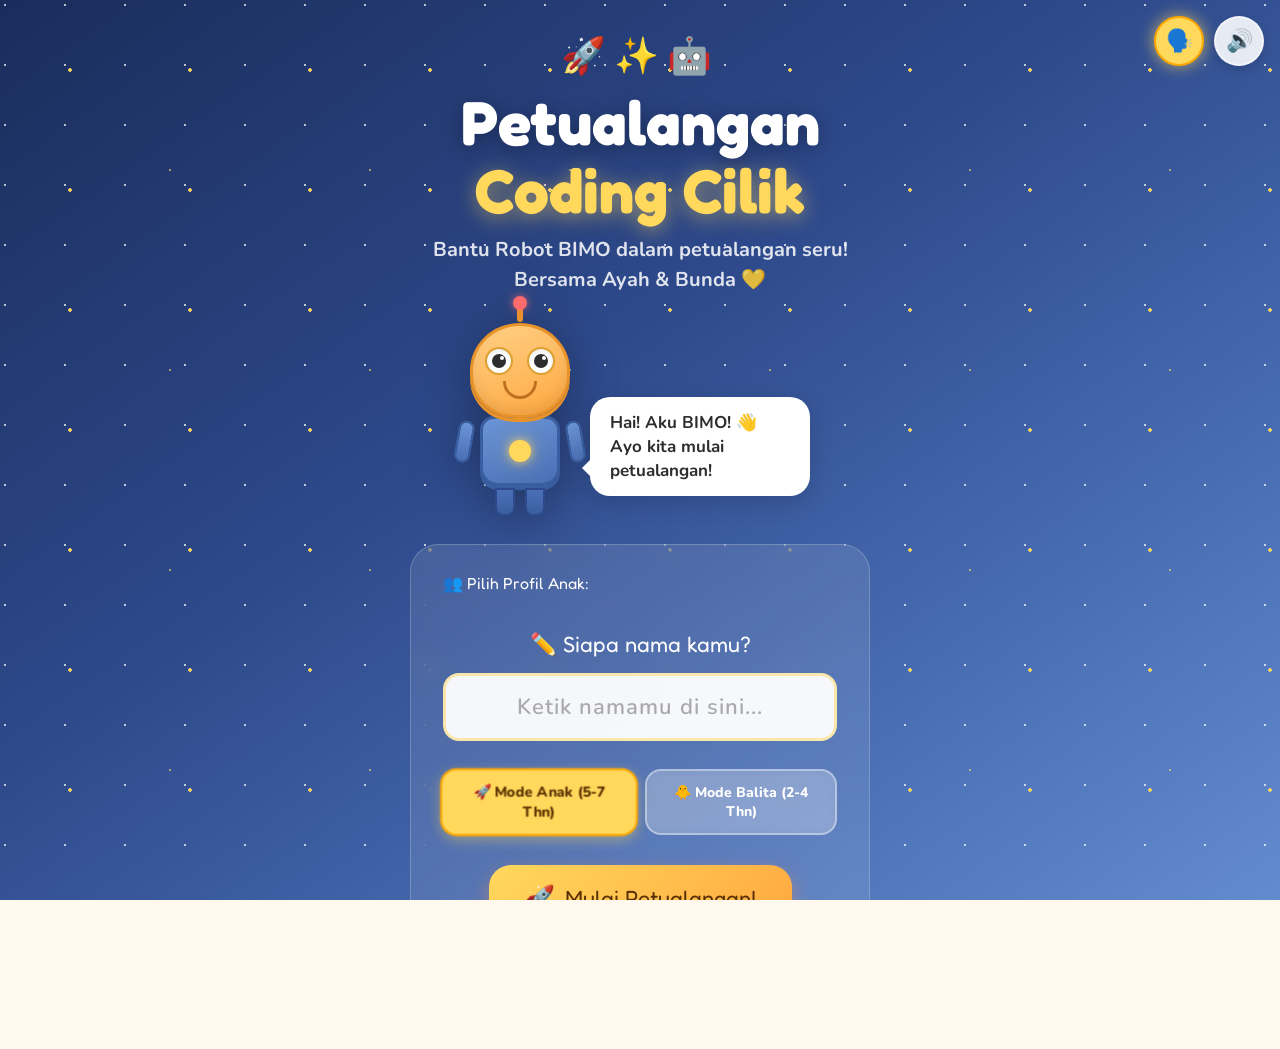
<file: index.html>
<!DOCTYPE html>
<html lang="id">
<head>
  <meta charset="UTF-8" />
  <meta http-equiv="refresh" content="0; url=./petualangan-coding-cilik/index.html" />
  <script>window.location.href = "./petualangan-coding-cilik/index.html";</script>
  <title>Petualangan Coding Cilik 🚀</title>
</head>
<body>
  <p>Mengalihkan ke <a href="./petualangan-coding-cilik/index.html">Petualangan Coding Cilik</a>...</p>
</body>
</html>
</file>
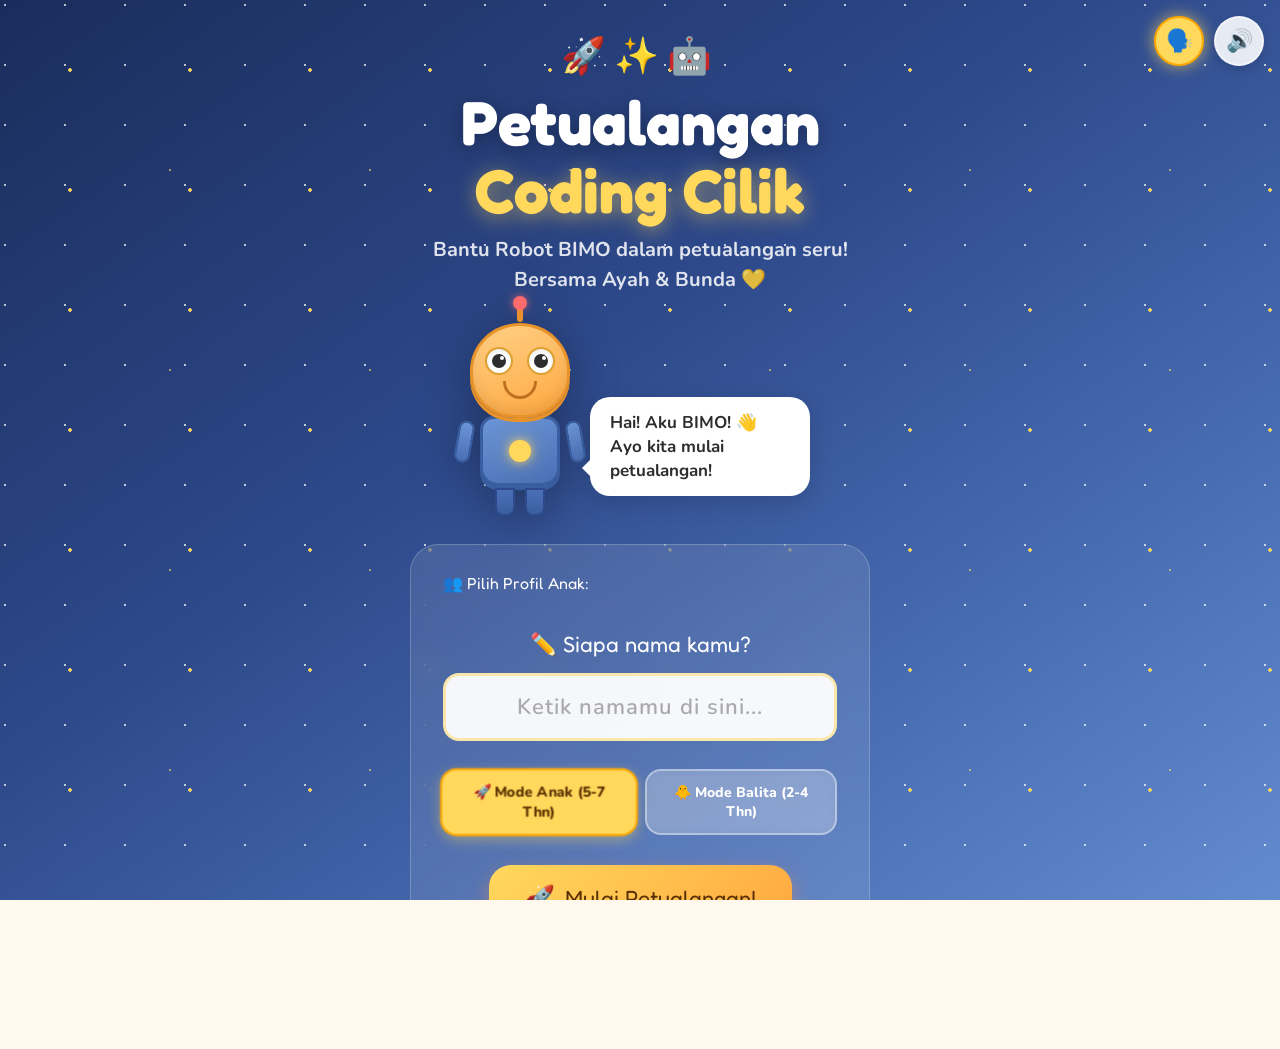
<file: petualangan-coding-cilik/index.html>
<!DOCTYPE html>
<html lang="id">
<head>
  <meta charset="UTF-8" />
  <meta name="viewport" content="width=device-width, initial-scale=1.0" />
  <title>Petualangan Coding Cilik 🚀 | Belajar Coding Bersama BIMO</title>
  <meta name="description" content="Petualangan Coding Cilik — belajar coding bersama Robot BIMO! Untuk anak usia 5-7 tahun. Menjelajahi perintah, kotak ajaib, tombol hewan, mesin senam, dan kereta pelangi!" />
  <link rel="preconnect" href="https://fonts.googleapis.com" />
  <link rel="preconnect" href="https://fonts.gstatic.com" crossorigin />
  <link href="https://fonts.googleapis.com/css2?family=Nunito:ital,wght@0,400;0,600;0,700;0,800;0,900;1,700&family=Fredoka+One&display=swap" rel="stylesheet" />
  <link rel="stylesheet" href="style.css" />
</head>
<body>
  <!-- TOP FIXED CONTROLS (MUTE & SPEECH) -->
  <div class="top-controls-bar">
    <button id="btn-speech" class="mute-btn speech-btn" onclick="toggleSpeech()" aria-label="Toggle Narasi Suara BIMO" title="Narasi Suara BIMO">🗣️</button>
    <button id="btn-mute" class="mute-btn" aria-label="Toggle sound" title="Suara">🔊</button>
  </div>

  <!-- SCREEN: WELCOME -->
  <div id="screen-welcome" class="screen active">
    <div class="welcome-world">
      <div class="stars-bg" aria-hidden="true"></div>
      <div class="welcome-content">
        <div class="welcome-title-block">
          <div class="title-emoji-row" aria-hidden="true">🚀✨🤖</div>
          <h1 class="welcome-title">Petualangan<br><span class="title-highlight">Coding Cilik</span></h1>
          <p class="welcome-subtitle">Bantu Robot BIMO dalam petualangan seru!<br>Bersama Ayah &amp; Bunda 💛</p>
        </div>
        <div class="bimo-welcome" aria-label="Robot BIMO menyapa kamu!">
          <div class="bimo-body bimo-bounce">
            <div class="bimo-head">
              <div class="bimo-antenna"></div>
              <div class="bimo-eyes">
                <div class="bimo-eye left-eye"><div class="bimo-pupil"></div></div>
                <div class="bimo-eye right-eye"><div class="bimo-pupil"></div></div>
              </div>
              <div class="bimo-mouth happy"></div>
            </div>
            <div class="bimo-torso">
              <div class="bimo-chest-light"></div>
            </div>
            <div class="bimo-arms">
              <div class="bimo-arm left-arm"></div>
              <div class="bimo-arm right-arm wave"></div>
            </div>
            <div class="bimo-legs">
              <div class="bimo-leg"></div>
              <div class="bimo-leg"></div>
            </div>
          </div>
          <div class="speech-bubble welcome-bubble">
            <p>Hai! Aku BIMO! 👋<br>Ayo kita mulai petualangan!</p>
          </div>
        </div>
        <div class="name-entry" id="name-entry-block">
          <div class="profile-selector-container" style="width:100%">
            <p class="profile-label" style="color:white;font-family:var(--font-display);font-size:16px;margin-bottom:8px">👥 Pilih Profil Anak:</p>
            <div id="profile-pills-row" class="profile-pills-row" style="display:flex;gap:8px;overflow-x:auto;width:100%;padding-bottom:4px">
              <!-- Profile pills injected by JS -->
            </div>
          </div>

          <p class="name-prompt" style="margin-top:10px">✏️ Siapa nama kamu?</p>
          <div class="name-input-row">
            <input type="text" id="child-name-input" placeholder="Ketik namamu di sini..." maxlength="20" autocomplete="off" aria-label="Nama anak" />
          </div>

          <div class="mode-selector-row" style="display:flex;gap:10px;width:100%;margin-top:12px">
            <button id="btn-mode-kids" class="mode-select-btn active" onclick="setAppMode('kids')">
              🚀 Mode Anak (5-7 Thn)
            </button>
            <button id="btn-mode-toddler" class="mode-select-btn" onclick="setAppMode('toddler')">
              🐥 Mode Balita (2-4 Thn)
            </button>
          </div>

          <button id="btn-start" class="cta-primary pulse-btn" style="margin-top:14px" onclick="startAdventure()">
            <span class="btn-icon">🚀</span> Mulai Petualangan!
          </button>
          <p class="parent-note">💛 <strong>Ayah &amp; Bunda:</strong> Pilih profil &amp; mode usia Si Kecil lalu klik tombol di atas!</p>
        </div>
      </div>
    </div>
  </div>

  <!-- SCREEN: TODDLER COMPUTING WORLD (2-4 Years) -->
  <div id="screen-toddler" class="screen">
    <div class="toddler-world">
      <div class="toddler-header">
        <button class="back-btn" onclick="showScreen('screen-welcome')" aria-label="Kembali">
          🏠 Beranda
        </button>
        <h2 class="toddler-title">🐥 Dunia Coding Balita (2-4 Thn)</h2>
        <div class="toddler-header-right" style="display:flex;gap:10px;align-items:center">
          <div class="map-stars-display">⭐ <span id="toddler-stars">0</span> Bintang</div>
          <button class="sticker-book-btn" onclick="openStickerBook()" aria-label="Buku Stiker BIMO">
            📖 Buku Stiker (<span id="toddler-sticker-count">0</span>)
          </button>
        </div>
      </div>

      <div class="toddler-curriculum-tabs">
        <button class="toddler-tab active" onclick="loadToddlerGame('seq')" id="ttab-seq">
          🚿 1. Urutan (Sequence)
        </button>
        <button class="toddler-tab" onclick="loadToddlerGame('decomp')" id="ttab-decomp">
          🚗 2. Dekomposisi
        </button>
        <button class="toddler-tab" onclick="loadToddlerGame('pattern')" id="ttab-pattern">
          🔴 3. Pola (Pattern)
        </button>
        <button class="toddler-tab" onclick="loadToddlerGame('sort')" id="ttab-sort">
          🍎 4. Pemilahan (Sorting)
        </button>
        <button class="toddler-tab" onclick="loadToddlerGame('logic')" id="ttab-logic">
          🐱 5. Logika (Cause-Effect)
        </button>
      </div>

      <div id="toddler-game-area" class="toddler-game-area">
        <!-- Interactive Toddler Minigame Injected Here -->
      </div>
    </div>
  </div>

  <!-- MODAL: BUKU STIKER DIGITAL BIMO -->
  <div id="modal-sticker-book" class="modal-overlay hidden" onclick="if(event.target===this)closeStickerBook()">
    <div class="modal-card sticker-modal-card">
      <div class="modal-header">
        <h3>📖 Buku Stiker Digital BIMO</h3>
        <div style="display:flex;gap:8px;align-items:center">
          <button class="cta-secondary" style="min-height:36px;padding:4px 12px;font-size:13px" onclick="exportStickerBookPNG()">📸 Simpan PNG</button>
          <button class="close-modal-btn" onclick="closeStickerBook()">✖</button>
        </div>
      </div>
      <p class="sticker-subtext">Kumpulkan 15 stiker komputasi ajaib dari setiap level balita! 🌟</p>
      <div id="sticker-grid" class="sticker-grid">
        <!-- Sticker items injected by JS -->
      </div>
    </div>
  </div>

  <!-- SCREEN: ADVENTURE MAP -->
  <div id="screen-map" class="screen">
    <div class="map-world">
      <div class="map-header">
        <div class="map-greeting">
          <span id="map-child-name" class="map-name"></span>
          <span class="map-stars-display">⭐ <span id="map-total-stars">0</span> bintang</span>
        </div>
        <h2 class="map-title">🗺️ Peta Petualangan</h2>
      </div>
      <div class="adventure-path">
        <div class="path-container">
          <div id="adventure-nodes" class="nodes-row"></div>
        </div>
      </div>
      <div class="map-selected-info" id="map-selected-info">
        <p class="select-prompt">👆 Pilih petualangan untuk dimulai!</p>
      </div>
    </div>
  </div>

  <!-- SCREEN: CHAPTER (dynamic content injected by JS) -->
  <div id="screen-chapter" class="screen">
    <div class="chapter-header">
      <button id="btn-back-map" class="back-btn" onclick="goToMap()" aria-label="Kembali ke peta">
        🗺️ Peta
      </button>
      <div class="chapter-progress-bar" role="progressbar" aria-label="Progress bab">
        <div id="chapter-progress-fill" class="progress-fill"></div>
      </div>
      <div class="chapter-stars-display">
        <span id="chapter-stars">⭐ 0</span>
      </div>
    </div>
    <div id="chapter-content" class="chapter-content">
      <!-- Dynamic chapter scenes injected here -->
    </div>
    <div class="parent-tip-toggle">
      <button id="btn-parent-tip" class="parent-tip-btn" onclick="toggleParentTip()">
        💛 Panduan Orang Tua
      </button>
      <div id="parent-tip-panel" class="parent-tip-panel hidden">
        <div id="parent-tip-content"></div>
      </div>
    </div>
  </div>

  <!-- SCREEN: CERTIFICATE -->
  <div id="screen-certificate" class="screen">
    <div class="certificate-world">
      <div class="confetti-container" id="confetti-container" aria-hidden="true"></div>
      <div class="certificate-card">
        <div class="cert-header">
          <div class="cert-stars-row" aria-label="Lima bintang">⭐⭐⭐⭐⭐</div>
          <h2 class="cert-title">🏆 Petualang Coding Cilik</h2>
        </div>
        <div class="cert-body">
          <p class="cert-label">Diberikan kepada:</p>
          <div class="cert-name" id="cert-child-name">---</div>
          <p class="cert-desc">Telah berhasil membantu Robot BIMO<br>menyelesaikan Petualangan Coding Pertamanya! 🚀</p>
          <div class="cert-badges">
            <div class="cert-badge">🤖 Perintah</div>
            <div class="cert-badge">📦 Kotak Ajaib</div>
            <div class="cert-badge">🐯 Tombol Ajaib</div>
            <div class="cert-badge">🦘 Mesin Ulangi</div>
            <div class="cert-badge">🚂 Kereta Pelangi</div>
          </div>
          <div class="cert-total-stars" id="cert-total-stars">⭐ 0 Bintang Dikumpulkan</div>
        </div>
        <div class="cert-footer">
          <button class="cta-primary" onclick="restartAdventure()">🔄 Mulai Lagi</button>
          <button class="cta-secondary" onclick="exportCertificatePNG()">📸 Unduh Gambar PNG</button>
          <button class="cta-secondary" onclick="printCertificate()">🖨️ Cetak</button>
          <button class="cta-secondary" onclick="goToMap()">🗺️ Lihat Peta</button>
        </div>
      </div>
    </div>
  </div>

  <!-- BIMO FLOATING HELPER (appears in chapter screens) -->
  <div id="bimo-helper" class="bimo-helper hidden" aria-live="polite">
    <div class="helper-bimo">
      <div class="bimo-head-sm">
        <div class="bimo-eyes-sm">
          <div class="bimo-eye-sm"></div>
          <div class="bimo-eye-sm"></div>
        </div>
        <div class="bimo-mouth-sm"></div>
        <div class="bimo-antenna-sm"></div>
      </div>
      <div class="bimo-torso-sm"></div>
    </div>
    <div class="helper-bubble" id="bimo-helper-text">...</div>
  </div>

  <!-- STAR BURST EFFECT -->
  <div id="star-burst" class="star-burst hidden" aria-hidden="true"></div>

  <!-- BUG MONSTER ERROR -->
  <div id="bug-monster" class="bug-monster hidden" role="alert">
    <div class="bug-monster-inner">
      <div class="bug-emoji">👾</div>
      <p class="bug-msg" id="bug-msg">Ada Bug Monster yang sembunyi!</p>
      <button class="bug-dismiss" onclick="dismissBug()">Cari Bug Monster! 🔍</button>
    </div>
  </div>

  <script type="module" src="app.js"></script>
</body>
</html>
</file>
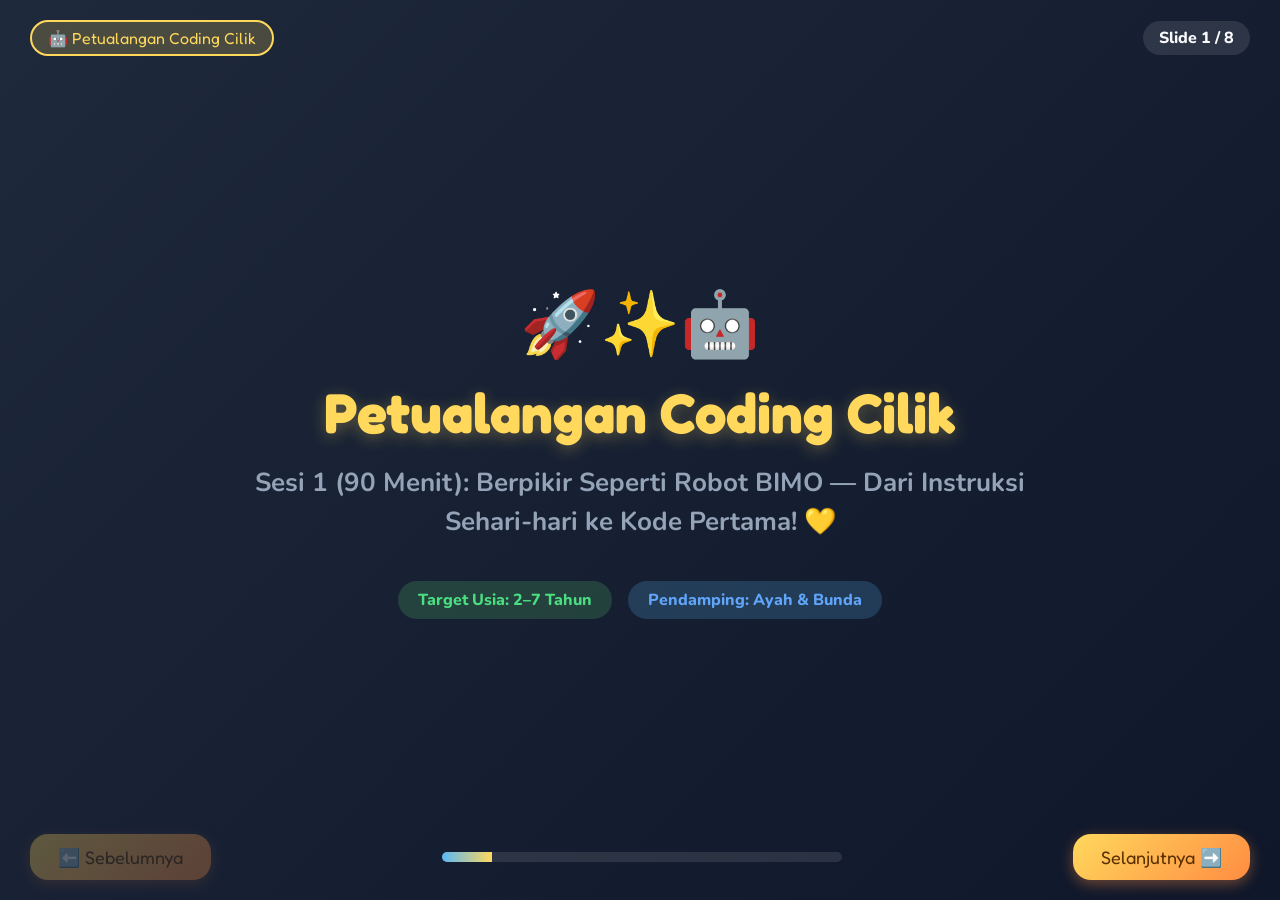
<file: petualangan-coding-cilik/presentasi-sesi1.html>
<!DOCTYPE html>
<html lang="id">
<head>
  <meta charset="UTF-8" />
  <meta name="viewport" content="width=device-width, initial-scale=1.0" />
  <title>Slide Presentasi Sesi 1 (90 Menit) 🚀 | Petualangan Coding Cilik</title>
  <meta name="description" content="Slide Presentasi Interaktif Sesi 1 (90 Menit) - Petualangan Coding Cilik bersama Robot BIMO untuk Anak Usia Dini & Orang Tua." />
  <link rel="preconnect" href="https://fonts.googleapis.com" />
  <link rel="preconnect" href="https://fonts.gstatic.com" crossorigin />
  <link href="https://fonts.googleapis.com/css2?family=Fredoka+One&family=Nunito:wght@400;600;700;800;900&display=swap" rel="stylesheet" />
  <style>
    *, *::before, *::after { box-sizing: border-box; margin: 0; padding: 0; }
    :root {
      --sun-yellow:  #FFD85C;
      --sky-blue:    #5BB8F5;
      --grass-green: #5CC86A;
      --orange:      #FF8C42;
      --purple:      #A882F0;
      --dark-blue:   #1A2C5B;
      --cream:       #FFF8EC;
      --font-title:  'Fredoka One', cursive;
      --font-body:   'Nunito', sans-serif;
    }
    html, body {
      height: 100%;
      font-family: var(--font-body);
      background: #0F172A;
      color: #F8FAFC;
      overflow: hidden;
    }

    /* SLIDE STAGE */
    .deck-container {
      width: 100vw;
      height: 100vh;
      display: flex;
      flex-direction: column;
      position: relative;
    }

    .slide {
      display: none;
      flex: 1;
      padding: 40px 60px;
      flex-direction: column;
      justify-content: center;
      align-items: center;
      text-align: center;
      background: linear-gradient(135deg, #1E293B 0%, #0F172A 100%);
      position: relative;
      animation: fadeIn 0.4s ease-out;
    }
    .slide.active { display: flex; }

    @keyframes fadeIn {
      from { opacity: 0; transform: scale(0.97); }
      to { opacity: 1; transform: scale(1); }
    }

    /* NAVIGATION HEADER */
    .deck-header {
      position: absolute;
      top: 20px;
      left: 30px;
      right: 30px;
      display: flex;
      justify-content: space-between;
      align-items: center;
      z-index: 100;
    }
    .deck-badge {
      background: rgba(255, 216, 92, 0.2);
      border: 2px solid var(--sun-yellow);
      color: var(--sun-yellow);
      padding: 6px 16px;
      border-radius: 20px;
      font-family: var(--font-title);
      font-size: 16px;
    }
    .deck-counter {
      background: rgba(255, 255, 255, 0.1);
      padding: 6px 16px;
      border-radius: 20px;
      font-weight: 800;
      font-size: 16px;
    }

    /* SLIDE CONTENT STYLES */
    .slide-title {
      font-family: var(--font-title);
      font-size: clamp(32px, 5vw, 56px);
      color: var(--sun-yellow);
      line-height: 1.2;
      margin-bottom: 16px;
      text-shadow: 0 4px 16px rgba(255, 216, 92, 0.3);
    }
    .slide-subtitle {
      font-size: clamp(18px, 2.5vw, 26px);
      color: #94A3B8;
      font-weight: 700;
      max-width: 800px;
      line-height: 1.5;
      margin-bottom: 30px;
    }
    .slide-card-grid {
      display: grid;
      grid-template-columns: repeat(auto-fit, minmax(240px, 1fr));
      gap: 20px;
      width: 100%;
      max-width: 1000px;
      margin-top: 20px;
    }
    .slide-card {
      background: rgba(255, 255, 255, 0.06);
      border: 2px solid rgba(255, 255, 255, 0.12);
      border-radius: 24px;
      padding: 24px;
      display: flex;
      flex-direction: column;
      align-items: center;
      gap: 12px;
      backdrop-filter: blur(10px);
      transition: all 0.3s;
    }
    .slide-card:hover {
      background: rgba(255, 255, 255, 0.12);
      transform: translateY(-5px);
      border-color: var(--sun-yellow);
    }
    .card-icon { font-size: 48px; }
    .card-title { font-family: var(--font-title); font-size: 20px; color: white; }
    .card-desc { font-size: 15px; color: #CBD5E1; line-height: 1.5; }

    .agenda-timeline {
      display: flex;
      flex-direction: column;
      gap: 14px;
      width: 100%;
      max-width: 850px;
      text-align: left;
    }
    .agenda-item {
      display: flex;
      align-items: center;
      gap: 20px;
      background: rgba(255,255,255,0.06);
      padding: 16px 24px;
      border-radius: 20px;
      border-left: 6px solid var(--sky-blue);
    }
    .agenda-time {
      font-family: var(--font-title);
      font-size: 18px;
      color: var(--sun-yellow);
      min-width: 140px;
    }
    .agenda-text { font-size: 18px; font-weight: 700; color: white; flex: 1; }

    /* FOOTER CONTROL BAR */
    .deck-footer {
      position: absolute;
      bottom: 20px;
      left: 30px;
      right: 30px;
      display: flex;
      justify-content: space-between;
      align-items: center;
      z-index: 100;
    }
    .control-btn {
      background: linear-gradient(135deg, var(--sun-yellow), var(--orange));
      color: #5A3000;
      border: none;
      border-radius: 18px;
      padding: 12px 28px;
      font-family: var(--font-title);
      font-size: 18px;
      cursor: pointer;
      box-shadow: 0 4px 14px rgba(255, 140, 66, 0.4);
      transition: all 0.2s;
    }
    .control-btn:hover { transform: scale(1.05); }
    .control-btn:disabled { opacity: 0.3; cursor: not-allowed; transform: none; }

    .progress-bar-wrap {
      flex: 1;
      max-width: 400px;
      height: 10px;
      background: rgba(255,255,255,0.1);
      border-radius: 5px;
      overflow: hidden;
      margin: 0 20px;
    }
    .progress-fill {
      height: 100%;
      background: linear-gradient(90deg, var(--sky-blue), var(--sun-yellow));
      width: 10%;
      transition: width 0.3s;
    }
  </style>
</head>
<body>
  <div class="deck-container">
    <!-- Header -->
    <div class="deck-header">
      <div class="deck-badge">🤖 Petualangan Coding Cilik</div>
      <div class="deck-counter" id="slide-counter">Slide 1 / 8</div>
    </div>

    <!-- SLIDE 1: JUDUL UTAMA -->
    <div class="slide active" id="slide-1">
      <div style="font-size:64px;margin-bottom:10px">🚀✨🤖</div>
      <h1 class="slide-title">Petualangan Coding Cilik</h1>
      <p class="slide-subtitle">Sesi 1 (90 Menit): Berpikir Seperti Robot BIMO — Dari Instruksi Sehari-hari ke Kode Pertama! 💛</p>
      <div style="display:flex;gap:16px;margin-top:10px">
        <span style="background:rgba(92,200,106,0.2);color:#4ADE80;padding:8px 20px;border-radius:20px;font-weight:800">Target Usia: 2–7 Tahun</span>
        <span style="background:rgba(91,184,245,0.2);color:#60A5FA;padding:8px 20px;border-radius:20px;font-weight:800">Pendamping: Ayah &amp; Bunda</span>
      </div>
    </div>

    <!-- SLIDE 2: AGENDA WORKSHOP (90 MENIT) -->
    <div class="slide" id="slide-2">
      <h2 class="slide-title">📅 Agenda Sesi 1 (90 Menit)</h2>
      <div class="agenda-timeline">
        <div class="agenda-item" style="border-color:var(--sun-yellow)">
          <div class="agenda-time">00:00 - 00:10 (10m)</div>
          <div class="agenda-text">👋 Ice Breaking: Game "Robot Ayah &amp; Bunda" &amp; Menyapa BIMO</div>
        </div>
        <div class="agenda-item" style="border-color:var(--sky-blue)">
          <div class="agenda-time">00:10 - 00:25 (15m)</div>
          <div class="agenda-text">🚿 Konsep 1: Perintah &amp; Urutan (Sabun 🧼 ➔ Bilas 🚿 ➔ Handuk 🧺)</div>
        </div>
        <div class="agenda-item" style="border-color:var(--grass-green)">
          <div class="agenda-time">00:25 - 00:40 (15m)</div>
          <div class="agenda-text">🎮 Praktik Mandiri: Game Mandiin Bebek &amp; Robot Koki BIMO</div>
        </div>
        <div class="agenda-item" style="border-color:var(--orange)">
          <div class="agenda-time">00:40 - 00:55 (15m)</div>
          <div class="agenda-text">🏎️ Konsep 2: Dekomposisi (Rakit Mobil 🏎️ &amp; Rumah Idaman 🏡)</div>
        </div>
        <div class="agenda-item" style="border-color:var(--purple)">
          <div class="agenda-time">00:55 - 01:25 (30m)</div>
          <div class="agenda-text">🧩 Tantangan Kode Python Pertama &amp; Perburuan Buku Stiker Digital</div>
        </div>
        <div class="agenda-item" style="border-color:var(--sun-yellow)">
          <div class="agenda-time">01:25 - 01:30 (5m)</div>
          <div class="agenda-text">🏆 Selebrasi Bintang, Sertifikat &amp; Tips Rumah untuk Ayah &amp; Bunda</div>
        </div>
      </div>
    </div>

    <!-- SLIDE 3: ICE BREAKING - GAME ROBOT AYAH & BUNDA -->
    <div class="slide" id="slide-3">
      <h2 class="slide-title">🤖 Game Physical: Robot Ayah &amp; Bunda!</h2>
      <p class="slide-subtitle">Sebelum menyentuh layar, mari kita berpura-pura menjadi Komputer &amp; Robot!</p>
      <div class="slide-card-grid">
        <div class="slide-card">
          <div class="card-icon">👧👦</div>
          <div class="card-title">1. Anak = Programmer</div>
          <div class="card-desc">Si Kecil memberikan instruksi kata per kata dengan jelas.</div>
        </div>
        <div class="slide-card">
          <div class="card-icon">👨‍👩‍👧</div>
          <div class="card-title">2. Orang Tua = Robot</div>
          <div class="card-desc">Ayah/Bunda bergerak HANYA sesuai instruksi persis yang diucapkan!</div>
        </div>
        <div class="slide-card">
          <div class="card-icon">🎯</div>
          <div class="card-title">3. Contoh Perintah</div>
          <div class="card-desc">"Maju 2 langkah!", "Putar badan!", "Angkat tangan kanan!"</div>
        </div>
      </div>
    </div>

    <!-- SLIDE 4: KONSEP 1 - URUTAN (SEQUENCE) -->
    <div class="slide" id="slide-4">
      <h2 class="slide-title">🚿 Konsep 1: Urutan (Algorithm &amp; Sequence)</h2>
      <p class="slide-subtitle">Komputer itu sangat pintar, tapi dia butuh instruksi berurutan dari awal sampai akhir!</p>
      <div class="slide-card-grid">
        <div class="slide-card" style="border-color:#4ADE80">
          <div class="card-icon">🧼</div>
          <div class="card-title">Langkah 1: Sabun</div>
          <div class="card-desc">Beri sabun wangi ke bebek kotor dulu!</div>
        </div>
        <div class="slide-card" style="border-color:#60A5FA">
          <div class="card-icon">🚿</div>
          <div class="card-title">Langkah 2: Bilas</div>
          <div class="card-desc">Bilas dengan air bersih sampai busanya hilang!</div>
        </div>
        <div class="slide-card" style="border-color:#F43F5E">
          <div class="card-icon">🧺</div>
          <div class="card-title">Langkah 3: Handuk</div>
          <div class="card-desc">Keringkan bebek dengan handuk lembut!</div>
        </div>
      </div>
    </div>

    <!-- SLIDE 5: KONSEP 2 - DEKOMPOSISI (DECOMPOSITION) -->
    <div class="slide" id="slide-5">
      <h2 class="slide-title">🏎️ Konsep 2: Dekomposisi (Decomposition)</h2>
      <p class="slide-subtitle">Bagaimana cara merakit sesuatu yang besar? Pecah menjadi bagian-bagian kecil!</p>
      <div class="slide-card-grid">
        <div class="slide-card">
          <div class="card-icon">🛞</div>
          <div class="card-title">Bagian A: Roda</div>
          <div class="card-desc">Agar mobil bisa berjalan mulus.</div>
        </div>
        <div class="slide-card">
          <div class="card-icon">🏎️</div>
          <div class="card-title">Bagian B: Body</div>
          <div class="card-desc">Tempat pengemudi duduk nyaman.</div>
        </div>
        <div class="slide-card">
          <div class="card-icon">💡</div>
          <div class="card-title">Bagian C: Lampu</div>
          <div class="card-desc">Penerang saat malam hari.</div>
        </div>
      </div>
    </div>

    <!-- SLIDE 6: PANDUAN AYAH & BUNDA (CO-PLAYING) -->
    <div class="slide" id="slide-6">
      <h2 class="slide-title">💛 Panduan Ayah &amp; Bunda (Co-Playing)</h2>
      <p class="slide-subtitle">Bagaimana cara terbaik mendampingi Si Kecil belajar coding?</p>
      <div class="slide-card-grid">
        <div class="slide-card">
          <div class="card-icon">💬</div>
          <div class="card-title">Gunakan Dialog Lisan</div>
          <div class="card-desc">Tanyakan: "Kenapa langkah ini duluan ya?" bukan langsung memberi jawaban.</div>
        </div>
        <div class="slide-card">
          <div class="card-icon">🎉</div>
          <div class="card-title">Rayakan Kesalahan</div>
          <div class="card-desc">Jika salah, katakan: "Wah ada Bug Monster! Ayo kita cari sama-sama!"</div>
        </div>
        <div class="slide-card">
          <div class="card-icon">🌟</div>
          <div class="card-title">Pujian Usaha</div>
          <div class="card-desc">Puji ketekunan Si Kecil dalam mencoba, bukan hanya hasil akhirnya.</div>
        </div>
      </div>
    </div>

    <!-- SLIDE 7: PRAKTIK INTERAKTIF APLIKASI -->
    <div class="slide" id="slide-7">
      <h2 class="slide-title">🎮 Waktunya Bermain di Aplikasi!</h2>
      <p class="slide-subtitle">Buka aplikasi Petualangan Coding Cilik di laptop atau HP masing-masing!</p>
      <div class="slide-card-grid">
        <div class="slide-card">
          <div class="card-icon">🐥</div>
          <div class="card-title">Mode Balita (Usia 2-4)</div>
          <div class="card-desc">Coba 5 Konsep Komputasi &amp; kumpulkan 15 Stiker Digital BIMO!</div>
        </div>
        <div class="slide-card">
          <div class="card-icon">🤖</div>
          <div class="card-title">Mode Anak (Usia 5-7)</div>
          <div class="card-desc">Selesaikan Bab 1 Robot Koki hingga Bab 6 Kastil Bintang!</div>
        </div>
      </div>
    </div>

    <!-- SLIDE 8: SELEBRASI & SERTIFIKAT -->
    <div class="slide" id="slide-8">
      <div style="font-size:60px;margin-bottom:10px">🏆⭐⭐⭐⭐⭐</div>
      <h1 class="slide-title">Hore! Kamu Luar Biasa!</h1>
      <p class="slide-subtitle">Selamat! Si Kecil telah berhasil menyelesaikan Petualangan Coding Pertamanya!</p>
      <div style="display:flex;gap:16px;margin-top:20px">
        <button class="control-btn" onclick="window.open('index.html', '_blank')">🚀 Buka Game Aplikasi</button>
      </div>
    </div>

    <!-- Footer Controls -->
    <div class="deck-footer">
      <button class="control-btn" id="prev-btn" onclick="changeSlide(-1)">⬅️ Sebelumnya</button>
      <div class="progress-bar-wrap">
        <div class="progress-fill" id="deck-progress"></div>
      </div>
      <button class="control-btn" id="next-btn" onclick="changeSlide(1)">Selanjutnya ➡️</button>
    </div>
  </div>

  <script>
    let currentSlide = 1;
    const totalSlides = 8;

    function updateDeck() {
      document.querySelectorAll('.slide').forEach((s, idx) => {
        s.classList.toggle('active', idx + 1 === currentSlide);
      });
      document.getElementById('slide-counter').textContent = `Slide ${currentSlide} / ${totalSlides}`;
      document.getElementById('deck-progress').style.width = `${(currentSlide / totalSlides) * 100}%`;
      document.getElementById('prev-btn').disabled = currentSlide === 1;
      document.getElementById('next-btn').disabled = currentSlide === totalSlides;
    }

    function changeSlide(delta) {
      currentSlide = Math.max(1, Math.min(totalSlides, currentSlide + delta));
      updateDeck();
    }

    document.addEventListener('keydown', (e) => {
      if (e.key === 'ArrowRight' || e.key === 'Space') changeSlide(1);
      if (e.key === 'ArrowLeft') changeSlide(-1);
    });

    updateDeck();
  </script>
</body>
</html>
</file>
<file: petualangan-coding-cilik/style.css>
/* ============================================================
   PETUALANGAN CODING CILIK — DESIGN SYSTEM
   Modern Children's Picture Book + Playful Educational Game
   ============================================================ */

/* === FONTS & RESET === */
*, *::before, *::after { box-sizing: border-box; margin: 0; padding: 0; }

:root {
  /* World Colors */
  --sun-yellow:    #FFD85C;
  --sky-blue:      #5BB8F5;
  --grass-green:   #5CC86A;
  --toy-orange:    #FF8C42;
  --soft-purple:   #A882F0;
  --cream:         #FFF8EC;
  --night-blue:    #1A2C5B;
  --warm-red:      #FF6B6B;
  --mint:          #6FE0C8;
  --rose:          #FF9BAE;

  /* Chapter Themes */
  --ch1-bg:  #FFF3E0;  /* warm kitchen */
  --ch1-acc: #FF8C42;
  --ch2-bg:  #E8F4FD;  /* toy room sky blue */
  --ch2-acc: #5BB8F5;
  --ch3-bg:  #E8F9EF;  /* animal forest */
  --ch3-acc: #5CC86A;
  --ch4-bg:  #EEF2FF;  /* jumping valley */
  --ch4-acc: #A882F0;
  --ch5-bg:  #FFF0F5;  /* rainbow train */
  --ch5-acc: #FF9BAE;
  --ch6-bg:  #1A2C5B;  /* star castle */
  --ch6-acc: #FFD85C;

  /* Neutrals */
  --surface:       #FFFFFF;
  --surface-tint:  #FFF8EC;
  --text-dark:     #2D2D2D;
  --text-med:      #555;
  --text-light:    #888;

  /* Typography */
  --font-display:  'Fredoka One', cursive;
  --font-body:     'Nunito', sans-serif;

  /* Spacing */
  --r-btn:   22px;
  --r-card:  24px;
  --r-sm:    14px;

  /* Transitions */
  --ease-bounce: cubic-bezier(0.34, 1.56, 0.64, 1);
  --ease-smooth: cubic-bezier(0.4, 0, 0.2, 1);
}

html, body {
  height: 100%;
  font-family: var(--font-body);
  background: var(--cream);
  color: var(--text-dark);
  overflow-x: hidden;
}

/* === SCREENS === */
.screen {
  display: none;
  min-height: 100vh;
  width: 100%;
}
.screen.active { display: flex; flex-direction: column; }

/* === TOP CONTROLS BAR (MUTE & SPEECH) === */
.top-controls-bar {
  position: fixed;
  top: 16px;
  right: 16px;
  z-index: 9999;
  display: flex;
  gap: 10px;
}

.mute-btn {
  background: rgba(255,255,255,0.88);
  border: 2px solid rgba(255,255,255,0.5);
  border-radius: 50%;
  width: 50px;
  height: 50px;
  font-size: 22px;
  cursor: pointer;
  box-shadow: 0 4px 12px rgba(0,0,0,0.15);
  transition: transform 0.2s var(--ease-bounce), box-shadow 0.2s, background 0.2s;
  backdrop-filter: blur(8px);
  display: flex;
  align-items: center;
  justify-content: center;
}
.mute-btn:hover { transform: scale(1.12); box-shadow: 0 6px 18px rgba(0,0,0,0.2); }
.mute-btn:active { transform: scale(0.94); }

.speech-btn.active {
  background: #FFD85C;
  border-color: #FFA800;
  box-shadow: 0 0 16px rgba(255, 216, 92, 0.7);
}

.profile-pill {
  background: rgba(255,255,255,0.18);
  border: 2px solid rgba(255,255,255,0.35);
  border-radius: 16px;
  padding: 8px 14px;
  color: white;
  font-family: var(--font-body);
  font-size: 14px;
  font-weight: 800;
  cursor: pointer;
  transition: all 0.2s var(--ease-bounce);
  white-space: nowrap;
}
.profile-pill:hover { background: rgba(255,255,255,0.3); transform: translateY(-2px); }
.profile-pill.active {
  background: #5BB8F5;
  color: white;
  border-color: white;
  box-shadow: 0 4px 12px rgba(91, 184, 245, 0.4);
  transform: scale(1.04);
}
.profile-pill-add {
  background: rgba(255,216,92,0.25);
  border: 2px dashed #FFD85C;
  color: #FFD85C;
}

/* ============================================================
   WELCOME SCREEN
   ============================================================ */
.welcome-world {
  flex: 1;
  display: flex;
  align-items: center;
  justify-content: center;
  background: linear-gradient(145deg, #1A2C5B 0%, #2E4A8C 40%, #4A6FB5 70%, #6B95D6 100%);
  position: relative;
  overflow: hidden;
  padding: 32px 24px;
}

.stars-bg {
  position: absolute; inset: 0;
  background-image:
    radial-gradient(circle, rgba(255,216,92,0.9) 2px, transparent 2px),
    radial-gradient(circle, rgba(255,255,255,0.7) 1px, transparent 1px),
    radial-gradient(circle, rgba(255,216,92,0.6) 1.5px, transparent 1.5px);
  background-size: 120px 120px, 60px 60px, 200px 200px;
  background-position: 10px 10px, 35px 35px, 70px 70px;
  animation: twinkle 4s ease-in-out infinite alternate;
}
@keyframes twinkle {
  from { opacity: 0.6; }
  to   { opacity: 1; }
}

.welcome-content {
  display: flex;
  flex-direction: column;
  align-items: center;
  gap: 28px;
  max-width: 680px;
  width: 100%;
  position: relative;
  z-index: 1;
}

.welcome-title-block { text-align: center; }

.title-emoji-row {
  font-size: 36px;
  letter-spacing: 8px;
  margin-bottom: 8px;
  animation: float 3s ease-in-out infinite;
}
@keyframes float {
  0%, 100% { transform: translateY(0); }
  50%       { transform: translateY(-8px); }
}

.welcome-title {
  font-family: var(--font-display);
  font-size: clamp(38px, 6vw, 62px);
  color: #FFFFFF;
  line-height: 1.1;
  text-shadow: 0 4px 20px rgba(0,0,0,0.3);
}
.title-highlight {
  color: var(--sun-yellow);
  text-shadow: 0 4px 20px rgba(255,216,92,0.5);
}

.welcome-subtitle {
  margin-top: 10px;
  font-size: clamp(16px, 2.5vw, 20px);
  color: rgba(255,255,255,0.85);
  font-weight: 700;
  line-height: 1.5;
}

/* BIMO on Welcome */
.bimo-welcome {
  display: flex;
  align-items: flex-end;
  gap: 20px;
  position: relative;
}

/* === BIMO CHARACTER (CSS illustration) === */
.bimo-body {
  display: flex;
  flex-direction: column;
  align-items: center;
  gap: 0;
  filter: drop-shadow(0 8px 24px rgba(0,0,0,0.3));
}

.bimo-head {
  width: 100px;
  height: 95px;
  background: linear-gradient(160deg, #FFD085 0%, #FFA840 100%);
  border-radius: 50% 50% 45% 45%;
  position: relative;
  display: flex;
  flex-direction: column;
  align-items: center;
  justify-content: center;
  border: 3px solid #E8922A;
  box-shadow: inset 0 -6px 12px rgba(0,0,0,0.08), 0 4px 0 #E8922A;
}

.bimo-antenna {
  position: absolute;
  top: -22px;
  left: 50%;
  transform: translateX(-50%);
  width: 6px;
  height: 18px;
  background: #E8922A;
  border-radius: 3px;
}
.bimo-antenna::after {
  content: '';
  position: absolute;
  top: -8px;
  left: 50%;
  transform: translateX(-50%);
  width: 14px;
  height: 14px;
  background: var(--warm-red);
  border-radius: 50%;
  box-shadow: 0 0 8px rgba(255,107,107,0.7);
  animation: pulse-antenna 1.5s ease-in-out infinite;
}
@keyframes pulse-antenna {
  0%, 100% { box-shadow: 0 0 6px rgba(255,107,107,0.5); }
  50%       { box-shadow: 0 0 14px rgba(255,107,107,0.9), 0 0 24px rgba(255,107,107,0.4); }
}

.bimo-eyes {
  display: flex;
  gap: 14px;
  margin-top: 4px;
}

.bimo-eye {
  width: 28px;
  height: 28px;
  background: #FFFFFF;
  border-radius: 50%;
  display: flex;
  align-items: center;
  justify-content: center;
  border: 2px solid #DDA030;
  box-shadow: inset 0 2px 4px rgba(0,0,0,0.08);
}

.bimo-pupil {
  width: 14px;
  height: 14px;
  background: #2D2D2D;
  border-radius: 50%;
  position: relative;
  animation: blink 4s ease-in-out infinite;
}
.bimo-pupil::after {
  content: '';
  position: absolute;
  top: 2px;
  right: 2px;
  width: 4px;
  height: 4px;
  background: white;
  border-radius: 50%;
}
@keyframes blink {
  0%, 90%, 100% { transform: scaleY(1); }
  95%            { transform: scaleY(0.1); }
}

.bimo-mouth {
  width: 34px;
  height: 18px;
  margin-top: 6px;
  border-radius: 0 0 20px 20px;
  background: transparent;
  border: 3px solid #E8922A;
  border-top: none;
}
.bimo-mouth.happy { border-color: #C07020; }
.bimo-mouth.surprised {
  width: 20px;
  height: 20px;
  border-radius: 50%;
  border: 3px solid #C07020;
}
.bimo-mouth.thinking {
  width: 24px;
  height: 8px;
  border-radius: 4px;
  background: #C07020;
  border: none;
  margin-top: 8px;
}

.bimo-torso {
  width: 80px;
  height: 70px;
  background: linear-gradient(160deg, #6B95D6 0%, #4A6FB5 100%);
  border-radius: 14px 14px 18px 18px;
  display: flex;
  align-items: center;
  justify-content: center;
  border: 3px solid #3A5FA0;
  box-shadow: 0 4px 0 #3A5FA0;
  margin-top: -2px;
}

.bimo-chest-light {
  width: 22px;
  height: 22px;
  background: var(--sun-yellow);
  border-radius: 50%;
  box-shadow: 0 0 10px rgba(255,216,92,0.8), 0 0 20px rgba(255,216,92,0.4);
  animation: chest-pulse 2s ease-in-out infinite;
}
@keyframes chest-pulse {
  0%, 100% { opacity: 1; transform: scale(1); }
  50%       { opacity: 0.7; transform: scale(0.9); }
}

.bimo-arms {
  position: absolute;
  top: 98px;
  left: 50%;
  transform: translateX(-50%);
  width: 120px;
  display: flex;
  justify-content: space-between;
  pointer-events: none;
}

.bimo-arm {
  width: 16px;
  height: 42px;
  background: linear-gradient(180deg, #6B95D6, #4A6FB5);
  border-radius: 8px;
  border: 2px solid #3A5FA0;
  transform-origin: top center;
}
.bimo-arm.left-arm { transform: rotate(10deg); }
.bimo-arm.right-arm { transform: rotate(-10deg); }
.bimo-arm.wave { animation: wave-arm 0.8s ease-in-out infinite alternate; }
@keyframes wave-arm {
  from { transform: rotate(-30deg); }
  to   { transform: rotate(10deg); }
}

.bimo-legs {
  display: flex;
  gap: 10px;
  margin-top: 2px;
}

.bimo-leg {
  width: 20px;
  height: 28px;
  background: linear-gradient(180deg, #4A6FB5, #3A5FA0);
  border-radius: 0 0 8px 8px;
  border: 2px solid #2E4A8C;
}

.bimo-bounce {
  animation: bimo-float 2.5s ease-in-out infinite;
}
@keyframes bimo-float {
  0%, 100% { transform: translateY(0); }
  50%       { transform: translateY(-10px); }
}

/* SPEECH BUBBLES */
.speech-bubble {
  position: relative;
  background: white;
  border-radius: 20px;
  padding: 14px 20px;
  max-width: 220px;
  box-shadow: 0 6px 24px rgba(0,0,0,0.15);
  animation: bubble-appear 0.4s var(--ease-bounce);
}
.speech-bubble::before {
  content: '';
  position: absolute;
  bottom: 20px;
  left: -16px;
  border: 8px solid transparent;
  border-right-color: white;
}
.speech-bubble p {
  font-size: 17px;
  font-weight: 700;
  color: var(--text-dark);
  line-height: 1.4;
}
@keyframes bubble-appear {
  from { opacity: 0; transform: scale(0.7) translateY(10px); }
  to   { opacity: 1; transform: scale(1) translateY(0); }
}

.welcome-bubble { margin-bottom: 20px; }

/* NAME ENTRY */
.name-entry {
  display: flex;
  flex-direction: column;
  align-items: center;
  gap: 16px;
  width: 100%;
  max-width: 460px;
  background: rgba(255,255,255,0.1);
  border-radius: 28px;
  padding: 28px 32px;
  backdrop-filter: blur(12px);
  border: 1.5px solid rgba(255,255,255,0.2);
}

.name-prompt {
  font-family: var(--font-display);
  font-size: 22px;
  color: white;
  text-align: center;
}

.name-input-row { width: 100%; }

#child-name-input {
  width: 100%;
  padding: 16px 24px;
  border: 3px solid rgba(255,216,92,0.5);
  border-radius: 16px;
  font-family: var(--font-body);
  font-size: 22px;
  font-weight: 800;
  background: rgba(255,255,255,0.95);
  color: var(--text-dark);
  outline: none;
  transition: border-color 0.2s, box-shadow 0.2s;
  text-align: center;
  letter-spacing: 1px;
}
#child-name-input:focus {
  border-color: var(--sun-yellow);
  box-shadow: 0 0 0 4px rgba(255,216,92,0.35);
}
#child-name-input::placeholder { color: #aaa; font-weight: 600; }

/* CTA BUTTONS */
.cta-primary {
  display: flex;
  align-items: center;
  justify-content: center;
  gap: 10px;
  padding: 18px 36px;
  background: linear-gradient(135deg, var(--sun-yellow) 0%, #FFA840 100%);
  color: #5A3000;
  border: none;
  border-radius: var(--r-btn);
  font-family: var(--font-display);
  font-size: 22px;
  cursor: pointer;
  transition: transform 0.2s var(--ease-bounce), box-shadow 0.2s;
  box-shadow: 0 6px 0 #C07020, 0 8px 20px rgba(255,140,66,0.4);
  min-height: 64px;
  text-decoration: none;
  white-space: nowrap;
}
.cta-primary:hover {
  transform: translateY(-3px);
  box-shadow: 0 9px 0 #C07020, 0 12px 28px rgba(255,140,66,0.5);
}
.cta-primary:active {
  transform: translateY(3px);
  box-shadow: 0 3px 0 #C07020, 0 4px 12px rgba(255,140,66,0.3);
}

.cta-secondary {
  display: flex;
  align-items: center;
  justify-content: center;
  gap: 8px;
  padding: 14px 28px;
  background: rgba(255,255,255,0.15);
  color: var(--text-dark);
  border: 2.5px solid rgba(0,0,0,0.12);
  border-radius: var(--r-btn);
  font-family: var(--font-body);
  font-size: 18px;
  font-weight: 700;
  cursor: pointer;
  transition: transform 0.2s, background 0.2s;
  min-height: 56px;
}
.cta-secondary:hover { background: rgba(0,0,0,0.06); transform: translateY(-2px); }

.pulse-btn { animation: pulse-grow 2s ease-in-out infinite; }
@keyframes pulse-grow {
  0%, 100% { box-shadow: 0 6px 0 #C07020, 0 8px 20px rgba(255,140,66,0.4); }
  50% { box-shadow: 0 6px 0 #C07020, 0 8px 36px rgba(255,140,66,0.7); transform: translateY(-2px); }
}

.btn-icon { font-size: 24px; }

.parent-note {
  font-size: 14px;
  color: rgba(255,255,255,0.75);
  text-align: center;
  line-height: 1.5;
}

/* ============================================================
   ADVENTURE MAP SCREEN
   ============================================================ */
.map-world {
  flex: 1;
  display: flex;
  flex-direction: column;
  background: linear-gradient(180deg, #87CEEB 0%, #C8E8FF 40%, #A8D5A2 70%, #7EC87A 100%);
  padding: 24px 20px;
  gap: 24px;
  min-height: 100vh;
}

.map-header {
  text-align: center;
}

.map-greeting {
  display: flex;
  align-items: center;
  justify-content: center;
  gap: 16px;
  flex-wrap: wrap;
  margin-bottom: 6px;
}

.map-name {
  font-family: var(--font-display);
  font-size: 26px;
  color: var(--night-blue);
  background: rgba(255,255,255,0.7);
  padding: 6px 18px;
  border-radius: 20px;
  backdrop-filter: blur(6px);
}

.map-stars-display {
  font-size: 20px;
  font-weight: 800;
  color: #5A3000;
  background: var(--sun-yellow);
  padding: 6px 16px;
  border-radius: 20px;
  box-shadow: 0 3px 0 #C07020;
}

.map-title {
  font-family: var(--font-display);
  font-size: clamp(28px, 4vw, 42px);
  color: var(--night-blue);
  text-shadow: 0 2px 0 rgba(255,255,255,0.6);
}

/* PATH + NODES */
.adventure-path {
  flex: 1;
  display: flex;
  align-items: center;
  justify-content: center;
  padding: 0 16px;
}

.path-container {
  width: 100%;
  max-width: 900px;
  position: relative;
}

.nodes-row {
  display: flex;
  align-items: center;
  justify-content: space-around;
  flex-wrap: wrap;
  gap: 16px;
  position: relative;
}

/* Node styles injected via JS classes */
.chapter-node {
  display: flex;
  flex-direction: column;
  align-items: center;
  gap: 10px;
  cursor: pointer;
  transition: transform 0.25s var(--ease-bounce);
}
.chapter-node:hover:not(.node-locked) { transform: scale(1.1) translateY(-4px); }
.chapter-node:active:not(.node-locked) { transform: scale(0.96); }

.node-bubble {
  width: 88px;
  height: 88px;
  border-radius: 50%;
  display: flex;
  align-items: center;
  justify-content: center;
  font-size: 36px;
  border: 4px solid rgba(255,255,255,0.7);
  box-shadow: 0 6px 20px rgba(0,0,0,0.15), 0 3px 0 rgba(0,0,0,0.1);
  transition: box-shadow 0.2s;
  position: relative;
}
.node-bubble:hover { box-shadow: 0 10px 28px rgba(0,0,0,0.2); }

.node-locked .node-bubble {
  filter: grayscale(0.7) brightness(0.85);
  cursor: not-allowed;
}
.node-locked .node-bubble::after {
  content: '🔒';
  position: absolute;
  bottom: -6px;
  right: -6px;
  font-size: 20px;
  background: white;
  border-radius: 50%;
  padding: 2px;
}

.node-completed .node-bubble::after {
  content: '✅';
  position: absolute;
  top: -4px;
  right: -6px;
  font-size: 20px;
  background: white;
  border-radius: 50%;
  padding: 2px;
}

.node-available .node-bubble {
  animation: node-pulse 2s ease-in-out infinite;
}
@keyframes node-pulse {
  0%, 100% { box-shadow: 0 6px 20px rgba(0,0,0,0.15), 0 3px 0 rgba(0,0,0,0.1); }
  50%       { box-shadow: 0 6px 30px rgba(255,216,92,0.6), 0 3px 0 rgba(0,0,0,0.1); }
}

.node-label {
  font-family: var(--font-display);
  font-size: 14px;
  color: var(--night-blue);
  text-align: center;
  background: rgba(255,255,255,0.75);
  padding: 4px 10px;
  border-radius: 12px;
  max-width: 90px;
  line-height: 1.2;
  backdrop-filter: blur(4px);
}

.node-stars {
  font-size: 13px;
  color: #5A3000;
  font-weight: 700;
}

.map-connector {
  flex: 1;
  height: 6px;
  background: rgba(255,255,255,0.5);
  border-radius: 3px;
  min-width: 20px;
  max-width: 60px;
}
.map-connector.done { background: var(--sun-yellow); }

/* MAP SELECTED INFO */
.map-selected-info {
  text-align: center;
  padding: 16px;
}
.select-prompt {
  font-size: 20px;
  font-weight: 700;
  color: var(--night-blue);
  background: rgba(255,255,255,0.7);
  padding: 12px 24px;
  border-radius: 16px;
  display: inline-block;
  backdrop-filter: blur(6px);
}

.map-node-cta {
  display: flex;
  flex-direction: column;
  align-items: center;
  gap: 8px;
}
.map-node-title {
  font-family: var(--font-display);
  font-size: 22px;
  color: var(--night-blue);
}
.map-node-desc {
  font-size: 15px;
  color: var(--text-med);
  max-width: 300px;
  text-align: center;
}

/* ============================================================
   CHAPTER SCREEN
   ============================================================ */
.chapter-header {
  display: flex;
  align-items: center;
  gap: 12px;
  padding: 12px 20px;
  background: rgba(255,255,255,0.85);
  backdrop-filter: blur(10px);
  border-bottom: 2px solid rgba(0,0,0,0.06);
  position: sticky;
  top: 0;
  z-index: 100;
}

.back-btn {
  padding: 10px 18px;
  background: white;
  border: 2.5px solid rgba(0,0,0,0.1);
  border-radius: 14px;
  font-family: var(--font-body);
  font-size: 16px;
  font-weight: 700;
  cursor: pointer;
  transition: transform 0.15s, box-shadow 0.15s;
  white-space: nowrap;
  min-height: 44px;
}
.back-btn:hover { transform: translateY(-2px); box-shadow: 0 4px 12px rgba(0,0,0,0.1); }

.chapter-progress-bar {
  flex: 1;
  height: 14px;
  background: rgba(0,0,0,0.08);
  border-radius: 7px;
  overflow: hidden;
}
.progress-fill {
  height: 100%;
  background: linear-gradient(90deg, var(--grass-green), var(--sun-yellow));
  border-radius: 7px;
  transition: width 0.6s var(--ease-smooth);
}

.chapter-stars-display {
  font-size: 18px;
  font-weight: 800;
  color: #5A3000;
  background: var(--sun-yellow);
  padding: 6px 14px;
  border-radius: 14px;
  box-shadow: 0 3px 0 #C07020;
  white-space: nowrap;
}

.chapter-content {
  flex: 1;
  overflow-y: auto;
  display: flex;
  flex-direction: column;
}

/* Parent Tip Toggle */
.parent-tip-toggle {
  padding: 12px 20px;
  background: rgba(255,255,255,0.85);
  border-top: 2px solid rgba(0,0,0,0.06);
  backdrop-filter: blur(10px);
}

.parent-tip-btn {
  background: #FFF9E6;
  border: 2.5px solid var(--sun-yellow);
  border-radius: 14px;
  padding: 10px 20px;
  font-family: var(--font-body);
  font-size: 16px;
  font-weight: 700;
  cursor: pointer;
  color: #7A5A00;
  transition: transform 0.15s, box-shadow 0.15s;
  min-height: 44px;
}
.parent-tip-btn:hover { transform: translateY(-2px); box-shadow: 0 4px 12px rgba(255,216,92,0.4); }

.parent-tip-panel {
  margin-top: 12px;
  padding: 20px;
  background: #FFFBEF;
  border: 2px solid var(--sun-yellow);
  border-radius: 18px;
  font-size: 15px;
  line-height: 1.7;
  color: var(--text-dark);
}
.parent-tip-panel.hidden { display: none; }
.parent-tip-panel h4 { font-family: var(--font-display); font-size: 18px; margin-bottom: 8px; color: #7A5A00; }
.parent-tip-panel li { margin: 4px 0 4px 16px; }

/* ============================================================
   SCENE COMPONENTS
   ============================================================ */

/* Scene wrapper */
.scene {
  flex: 1;
  display: none;
  flex-direction: column;
  align-items: center;
  justify-content: flex-start;
  padding: 32px 24px;
  gap: 24px;
  min-height: 100%;
}
.scene.active { display: flex; }

/* Story panel */
.story-panel {
  display: flex;
  align-items: flex-start;
  gap: 20px;
  background: white;
  border-radius: var(--r-card);
  padding: 24px;
  max-width: 720px;
  width: 100%;
  box-shadow: 0 6px 24px rgba(0,0,0,0.08);
  border: 2px solid rgba(0,0,0,0.05);
}

.story-bimo { flex-shrink: 0; }

.story-text h3 {
  font-family: var(--font-display);
  font-size: 26px;
  margin-bottom: 10px;
  color: var(--text-dark);
}
.story-text p {
  font-size: 19px;
  line-height: 1.65;
  color: var(--text-med);
  font-weight: 600;
}

/* Scene title */
.scene-title {
  font-family: var(--font-display);
  font-size: clamp(28px, 4.5vw, 46px);
  text-align: center;
  color: var(--text-dark);
  line-height: 1.15;
}

/* Scene subtitle */
.scene-subtitle {
  font-size: clamp(17px, 2.5vw, 21px);
  text-align: center;
  color: var(--text-med);
  font-weight: 700;
  max-width: 560px;
  line-height: 1.5;
}

/* BIMO small for story panels */
.bimo-sm {
  width: 70px;
  height: 90px;
  position: relative;
  flex-shrink: 0;
}
.bimo-head-sm {
  width: 52px;
  height: 50px;
  background: linear-gradient(160deg, #FFD085, #FFA840);
  border-radius: 50% 50% 45% 45%;
  border: 2.5px solid #E8922A;
  position: relative;
  display: flex;
  flex-direction: column;
  align-items: center;
  justify-content: center;
  margin: 0 auto;
}
.bimo-eyes-sm { display: flex; gap: 8px; }
.bimo-eye-sm {
  width: 14px; height: 14px;
  background: white; border-radius: 50%;
  border: 1.5px solid #DDA030;
  position: relative;
}
.bimo-eye-sm::after {
  content: '';
  position: absolute;
  top: 2px; left: 2px;
  width: 7px; height: 7px;
  background: #2D2D2D;
  border-radius: 50%;
}
.bimo-mouth-sm {
  width: 18px; height: 10px;
  border-radius: 0 0 10px 10px;
  border: 2px solid #C07020;
  border-top: none;
  margin-top: 4px;
}
.bimo-antenna-sm {
  position: absolute;
  top: -10px; left: 50%;
  transform: translateX(-50%);
  width: 4px; height: 10px;
  background: #E8922A; border-radius: 2px;
}
.bimo-antenna-sm::after {
  content: '';
  position: absolute;
  top: -6px; left: 50%;
  transform: translateX(-50%);
  width: 8px; height: 8px;
  background: var(--warm-red);
  border-radius: 50%;
}
.bimo-torso-sm {
  width: 40px; height: 38px;
  background: linear-gradient(160deg, #6B95D6, #4A6FB5);
  border-radius: 8px 8px 10px 10px;
  border: 2px solid #3A5FA0;
  margin: 0 auto;
  margin-top: -1px;
}

/* ============================================================
   CHAPTER 1 — ROBOT KOKI
   ============================================================ */
.ch1-scene {
  background: linear-gradient(180deg, #FFF3E0 0%, #FFE0B2 100%);
}

/* Choice buttons */
.choice-grid {
  display: flex;
  flex-wrap: wrap;
  gap: 16px;
  justify-content: center;
  max-width: 680px;
  width: 100%;
}

.choice-btn {
  padding: 18px 28px;
  background: white;
  border: 3px solid rgba(0,0,0,0.08);
  border-radius: 20px;
  font-family: var(--font-display);
  font-size: 20px;
  cursor: pointer;
  transition: transform 0.2s var(--ease-bounce), box-shadow 0.2s, background 0.15s, border-color 0.15s;
  box-shadow: 0 4px 16px rgba(0,0,0,0.08);
  min-height: 64px;
  display: flex;
  align-items: center;
  gap: 10px;
}
.choice-btn:hover {
  transform: translateY(-4px) scale(1.03);
  box-shadow: 0 10px 28px rgba(0,0,0,0.14);
}
.choice-btn:active { transform: scale(0.96); }
.choice-btn.selected {
  background: var(--sun-yellow);
  border-color: #FFA840;
  transform: translateY(-2px);
  box-shadow: 0 6px 0 #C07020, 0 8px 20px rgba(255,140,66,0.3);
}

/* Code reveal block */
.code-reveal-block {
  max-width: 560px;
  width: 100%;
  background: #1E293B;
  border-radius: 20px;
  padding: 28px;
  box-shadow: 0 12px 40px rgba(0,0,0,0.25);
  border: 3px solid #334155;
  overflow: hidden;
}

.code-header {
  display: flex;
  align-items: center;
  gap: 8px;
  margin-bottom: 16px;
}
.code-dot { width: 12px; height: 12px; border-radius: 50%; }
.code-dot.red   { background: #FF5F57; }
.code-dot.yellow{ background: #FFBD2E; }
.code-dot.green { background: #28CA41; }
.code-label {
  margin-left: auto;
  font-size: 12px;
  color: #64748B;
  font-weight: 700;
  letter-spacing: 1px;
  text-transform: uppercase;
}

.code-line {
  font-family: 'Courier New', monospace;
  font-size: 20px;
  line-height: 1.7;
  border-radius: 8px;
  padding: 4px 8px;
  transition: background 0.3s;
  white-space: pre;
}
.code-kw   { color: #F472B6; } /* keyword */
.code-fn   { color: #60A5FA; } /* function name */
.code-punc { color: #94A3B8; } /* parens / punctuation */
.code-str  { color: #4ADE80; } /* string */
.code-num  { color: #FB923C; } /* number */
.code-var  { color: #E2E8F0; } /* variable name */
.code-op   { color: #94A3B8; } /* operators */
.code-cm   { color: #64748B; font-style: italic; } /* comment */

.code-highlight {
  background: rgba(96,165,250,0.2);
  border-radius: 6px;
}

/* Result speech bubble */
.result-display {
  display: flex;
  align-items: center;
  gap: 20px;
  max-width: 560px;
  width: 100%;
  background: white;
  border-radius: 24px;
  padding: 24px 28px;
  box-shadow: 0 6px 24px rgba(0,0,0,0.1);
  animation: result-pop 0.4s var(--ease-bounce);
}
@keyframes result-pop {
  from { opacity: 0; transform: scale(0.8) translateY(20px); }
  to   { opacity: 1; transform: scale(1) translateY(0); }
}

.result-text {
  font-family: var(--font-display);
  font-size: 26px;
  color: var(--text-dark);
}
.result-emoji { font-size: 36px; animation: spin-in 0.5s var(--ease-bounce); }
@keyframes spin-in {
  from { transform: rotate(-180deg) scale(0); }
  to   { transform: rotate(0) scale(1); }
}

/* Run button */
.run-btn {
  display: flex;
  align-items: center;
  gap: 10px;
  padding: 16px 32px;
  background: linear-gradient(135deg, #4ADE80, #22C55E);
  color: #032;
  border: none;
  border-radius: 18px;
  font-family: var(--font-display);
  font-size: 20px;
  cursor: pointer;
  box-shadow: 0 5px 0 #15803D, 0 6px 16px rgba(74,222,128,0.4);
  transition: transform 0.2s var(--ease-bounce), box-shadow 0.2s;
  min-height: 60px;
}
.run-btn:hover { transform: translateY(-3px); box-shadow: 0 8px 0 #15803D, 0 10px 24px rgba(74,222,128,0.5); }
.run-btn:active { transform: translateY(3px); box-shadow: 0 2px 0 #15803D; }

/* ============================================================
   CHAPTER 2 — KOTAK AJAIB (Variables)
   ============================================================ */
.ch2-scene { background: linear-gradient(180deg, #E8F4FD 0%, #D1EAF9 100%); }

.toy-box-visual {
  position: relative;
  width: 260px;
  height: 200px;
}

.box-lid {
  position: absolute;
  top: 0; left: 20px;
  width: 220px;
  height: 60px;
  background: linear-gradient(135deg, #5BB8F5, #2E86C1);
  border-radius: 16px 16px 4px 4px;
  border: 3px solid #2473A8;
  display: flex;
  align-items: center;
  justify-content: center;
  font-size: 13px;
  font-weight: 800;
  color: white;
  letter-spacing: 1px;
  z-index: 2;
  transition: transform 0.6s var(--ease-bounce);
}
.box-lid.open { transform: translateY(-50px) rotate(-10deg); }

.box-body {
  position: absolute;
  top: 48px; left: 0;
  width: 260px;
  height: 152px;
  background: linear-gradient(180deg, #6BC5F8, #3A9BD5);
  border-radius: 4px 4px 20px 20px;
  border: 3px solid #2473A8;
  display: flex;
  align-items: center;
  justify-content: center;
  overflow: hidden;
}

.box-item {
  font-size: 52px;
  animation: fall-in 0.7s var(--ease-bounce);
  filter: drop-shadow(0 4px 8px rgba(0,0,0,0.2));
}
@keyframes fall-in {
  from { opacity: 0; transform: translateY(-60px) scale(0.5); }
  to   { opacity: 1; transform: translateY(0) scale(1); }
}

.box-label {
  position: absolute;
  bottom: -16px;
  left: 50%;
  transform: translateX(-50%);
  background: var(--sun-yellow);
  padding: 6px 16px;
  border-radius: 12px;
  font-size: 14px;
  font-weight: 800;
  color: #5A3000;
  border: 2px solid #FFA840;
  white-space: nowrap;
  box-shadow: 0 3px 0 #C07020;
}

/* Animal pickers */
.animal-picker {
  display: flex;
  flex-wrap: wrap;
  gap: 12px;
  justify-content: center;
  max-width: 500px;
}

.animal-pick-btn {
  width: 88px;
  height: 88px;
  background: white;
  border: 3px solid rgba(0,0,0,0.08);
  border-radius: 20px;
  font-size: 40px;
  cursor: pointer;
  display: flex;
  flex-direction: column;
  align-items: center;
  justify-content: center;
  gap: 4px;
  transition: transform 0.2s var(--ease-bounce), box-shadow 0.2s, border-color 0.15s;
  box-shadow: 0 4px 12px rgba(0,0,0,0.08);
}
.animal-pick-btn:hover { transform: scale(1.12) translateY(-3px); box-shadow: 0 10px 24px rgba(0,0,0,0.15); }
.animal-pick-btn .animal-name { font-size: 11px; font-weight: 800; color: var(--text-med); }
.animal-pick-btn.selected {
  background: linear-gradient(135deg, #E8F4FD, #B8E0FA);
  border-color: var(--sky-blue);
  transform: scale(1.08) translateY(-2px);
  box-shadow: 0 6px 0 #2473A8, 0 8px 20px rgba(91,184,245,0.3);
}

/* ============================================================
   CHAPTER 3 — TOMBOL SUARA HEWAN (Functions)
   ============================================================ */
.ch3-scene { background: linear-gradient(180deg, #E8F9EF 0%, #C8F0D8 100%); }

.animal-button-grid {
  display: flex;
  flex-wrap: wrap;
  gap: 20px;
  justify-content: center;
  max-width: 600px;
}

.animal-sound-btn {
  display: flex;
  flex-direction: column;
  align-items: center;
  gap: 8px;
  padding: 20px 24px;
  background: white;
  border: 3px solid rgba(0,0,0,0.06);
  border-radius: 24px;
  font-size: 48px;
  cursor: pointer;
  min-width: 120px;
  min-height: 120px;
  transition: transform 0.2s var(--ease-bounce), box-shadow 0.2s;
  box-shadow: 0 6px 20px rgba(0,0,0,0.1), 0 4px 0 rgba(0,0,0,0.08);
  position: relative;
  overflow: hidden;
}
.animal-sound-btn:hover {
  transform: translateY(-5px) scale(1.04);
  box-shadow: 0 14px 30px rgba(0,0,0,0.15);
}
.animal-sound-btn:active { transform: scale(0.92); }
.animal-sound-btn::after {
  content: '';
  position: absolute;
  inset: 0;
  background: radial-gradient(circle at center, rgba(255,255,255,0.6), transparent 70%);
  opacity: 0;
  transition: opacity 0.1s;
}
.animal-sound-btn:active::after { opacity: 1; }

.animal-sound-btn .sound-name {
  font-family: var(--font-display);
  font-size: 16px;
  color: var(--text-dark);
}
.animal-sound-btn .sound-text {
  font-size: 13px;
  color: var(--text-light);
  font-weight: 700;
}

.sound-output {
  font-family: var(--font-display);
  font-size: 36px;
  color: var(--text-dark);
  text-align: center;
  padding: 16px 32px;
  background: white;
  border-radius: 20px;
  box-shadow: 0 6px 24px rgba(0,0,0,0.1);
  animation: shout 0.4s var(--ease-bounce);
  min-width: 200px;
}
@keyframes shout {
  0%   { transform: scale(0.5) rotate(-5deg); opacity: 0; }
  60%  { transform: scale(1.1) rotate(2deg); opacity: 1; }
  100% { transform: scale(1) rotate(0); }
}

/* ============================================================
   CHAPTER 4 — MESIN SENAM (Loops)
   ============================================================ */
.ch4-scene { background: linear-gradient(180deg, #EEF2FF 0%, #DDE3FF 100%); }

.loop-machine {
  background: white;
  border-radius: 28px;
  padding: 32px;
  max-width: 480px;
  width: 100%;
  box-shadow: 0 8px 32px rgba(0,0,0,0.1);
  display: flex;
  flex-direction: column;
  align-items: center;
  gap: 20px;
}

.loop-title {
  font-family: var(--font-display);
  font-size: 22px;
  color: var(--text-dark);
  text-align: center;
}

.counter-control {
  display: flex;
  align-items: center;
  gap: 20px;
}

.counter-btn {
  width: 60px;
  height: 60px;
  border-radius: 50%;
  border: none;
  font-size: 28px;
  font-weight: 900;
  cursor: pointer;
  display: flex;
  align-items: center;
  justify-content: center;
  transition: transform 0.15s var(--ease-bounce), box-shadow 0.15s;
}
.counter-btn.minus {
  background: var(--warm-red);
  color: white;
  box-shadow: 0 4px 0 #C03030;
}
.counter-btn.plus {
  background: var(--grass-green);
  color: white;
  box-shadow: 0 4px 0 #3A9A3A;
}
.counter-btn:hover { transform: scale(1.1); }
.counter-btn:active { transform: scale(0.92) translateY(4px); box-shadow: none; }

.counter-display {
  font-family: var(--font-display);
  font-size: 52px;
  color: var(--soft-purple);
  min-width: 70px;
  text-align: center;
  text-shadow: 0 3px 0 rgba(168,130,240,0.3);
}

/* BIMO jump animation */
.bimo-jump-container {
  position: relative;
  width: 100%;
  height: 100px;
  display: flex;
  align-items: flex-end;
  justify-content: center;
}

.bimo-jumping {
  animation: bimo-jump 0.5s ease-in-out infinite;
  position: absolute;
  bottom: 0;
}
@keyframes bimo-jump {
  0%, 100% { transform: translateY(0) scaleY(1); }
  40%       { transform: translateY(-50px) scaleY(1.1); }
  70%       { transform: translateY(-20px); }
}
.bimo-jumping.paused { animation: none; }

.jump-counter-display {
  font-family: var(--font-display);
  font-size: 28px;
  color: var(--soft-purple);
  text-align: center;
  min-height: 40px;
}

/* ============================================================
   CHAPTER 5 — KERETA PELANGI (Lists)
   ============================================================ */
.ch5-scene { background: linear-gradient(180deg, #FFF0F5 0%, #FFE0EB 100%); }

.train-track {
  width: 100%;
  max-width: 700px;
  background: #F9E4E9;
  border-radius: 20px;
  padding: 24px 20px;
  box-shadow: 0 6px 24px rgba(0,0,0,0.1);
  overflow-x: auto;
}

.train-row {
  display: flex;
  align-items: center;
  gap: 0;
  min-height: 100px;
}

.train-engine {
  font-size: 48px;
  padding: 12px;
  background: linear-gradient(135deg, #FF6B6B, #FF4444);
  border-radius: 16px 8px 8px 16px;
  border: 3px solid #CC2222;
  box-shadow: 0 5px 0 #CC2222;
  position: relative;
  flex-shrink: 0;
}
.train-engine::after {
  content: '💨';
  position: absolute;
  top: -16px;
  left: 8px;
  font-size: 18px;
  animation: steam 1s ease-out infinite;
}
@keyframes steam {
  0%   { opacity: 1; transform: translateY(0); }
  100% { opacity: 0; transform: translateY(-20px); }
}

.train-connector {
  width: 20px;
  height: 14px;
  background: #8B7355;
  border-radius: 0 0 0 0;
  position: relative;
}
.train-connector::after {
  content: '';
  position: absolute;
  top: 2px; left: 4px;
  width: 12px; height: 10px;
  background: #6B5540;
  border-radius: 2px;
}

.train-car {
  min-width: 80px;
  height: 80px;
  border-radius: 10px;
  border: 3px solid rgba(0,0,0,0.12);
  display: flex;
  align-items: center;
  justify-content: center;
  font-size: 36px;
  box-shadow: 0 4px 0 rgba(0,0,0,0.1);
  animation: car-arrive 0.4s var(--ease-bounce);
  flex-shrink: 0;
  position: relative;
}
@keyframes car-arrive {
  from { opacity: 0; transform: translateX(40px) scale(0.8); }
  to   { opacity: 1; transform: translateX(0) scale(1); }
}
.train-car::after {
  content: '';
  position: absolute;
  bottom: -12px; left: 10px;
  width: 14px; height: 14px;
  background: #555;
  border-radius: 50%;
  box-shadow: 34px 0 0 #555;
}

.train-empty-car {
  min-width: 80px;
  height: 80px;
  border-radius: 10px;
  border: 3px dashed rgba(0,0,0,0.15);
  display: flex;
  align-items: center;
  justify-content: center;
  color: rgba(0,0,0,0.2);
  font-size: 24px;
  flex-shrink: 0;
}

.passenger-pool {
  display: flex;
  flex-wrap: wrap;
  gap: 12px;
  justify-content: center;
  max-width: 600px;
}

.passenger-btn {
  width: 80px;
  height: 80px;
  background: white;
  border: 3px solid rgba(0,0,0,0.08);
  border-radius: 18px;
  font-size: 38px;
  cursor: pointer;
  display: flex;
  flex-direction: column;
  align-items: center;
  justify-content: center;
  gap: 2px;
  transition: transform 0.2s var(--ease-bounce), box-shadow 0.2s;
  box-shadow: 0 4px 12px rgba(0,0,0,0.08);
}
.passenger-btn .p-name { font-size: 11px; font-weight: 800; color: var(--text-med); }
.passenger-btn:hover { transform: scale(1.15) translateY(-3px); box-shadow: 0 10px 24px rgba(0,0,0,0.15); }
.passenger-btn.boarded { opacity: 0.4; transform: scale(0.9); }

/* ============================================================
   CHAPTER 6 — STAR CASTLE (Quiz + Final Project)
   ============================================================ */
.ch6-scene { background: linear-gradient(180deg, #1A2C5B 0%, #2E4A8C 60%, #4A6FB5 100%); }

.quiz-card {
  max-width: 600px;
  width: 100%;
  background: rgba(255,255,255,0.08);
  border: 2px solid rgba(255,255,255,0.15);
  border-radius: 28px;
  padding: 32px;
  backdrop-filter: blur(12px);
  display: flex;
  flex-direction: column;
  gap: 20px;
}

.quiz-question {
  font-family: var(--font-display);
  font-size: 24px;
  color: white;
  text-align: center;
  line-height: 1.4;
}

.quiz-options {
  display: flex;
  flex-direction: column;
  gap: 12px;
}

.quiz-option-btn {
  padding: 18px 24px;
  background: rgba(255,255,255,0.1);
  border: 2.5px solid rgba(255,255,255,0.2);
  border-radius: 18px;
  font-family: var(--font-display);
  font-size: 19px;
  color: white;
  cursor: pointer;
  text-align: left;
  transition: transform 0.15s var(--ease-bounce), background 0.15s;
  min-height: 60px;
}
.quiz-option-btn:hover { background: rgba(255,255,255,0.2); transform: translateX(6px); }
.quiz-option-btn.correct {
  background: rgba(74,222,128,0.25);
  border-color: #4ADE80;
  animation: correct-flash 0.5s var(--ease-bounce);
}
@keyframes correct-flash {
  0%   { transform: scale(1); }
  40%  { transform: scale(1.04); }
  100% { transform: scale(1); }
}
.quiz-option-btn.wrong {
  background: rgba(255,107,107,0.2);
  border-color: var(--warm-red);
  animation: shake 0.4s ease-in-out;
}
@keyframes shake {
  0%, 100% { transform: translateX(0); }
  25%       { transform: translateX(-8px); }
  75%       { transform: translateX(8px); }
}

.quiz-feedback {
  text-align: center;
  font-family: var(--font-display);
  font-size: 22px;
  color: var(--sun-yellow);
  min-height: 32px;
}

.quiz-counter {
  font-size: 16px;
  color: rgba(255,255,255,0.6);
  font-weight: 700;
  text-align: center;
}

/* FINAL PROJECT */
.final-project {
  max-width: 680px;
  width: 100%;
  background: rgba(255,255,255,0.06);
  border: 2px solid rgba(255,255,255,0.12);
  border-radius: 28px;
  padding: 32px;
  backdrop-filter: blur(12px);
  display: flex;
  flex-direction: column;
  gap: 20px;
}

.fp-title {
  font-family: var(--font-display);
  font-size: 28px;
  color: var(--sun-yellow);
  text-align: center;
}

.fp-section {
  display: flex;
  flex-direction: column;
  gap: 8px;
}

.fp-label {
  font-size: 15px;
  font-weight: 800;
  color: rgba(255,255,255,0.6);
  text-transform: uppercase;
  letter-spacing: 1px;
}

.fp-value {
  font-family: var(--font-display);
  font-size: 22px;
  color: white;
}

.fp-input {
  padding: 14px 20px;
  background: rgba(255,255,255,0.1);
  border: 2px solid rgba(255,255,255,0.2);
  border-radius: 14px;
  font-family: var(--font-body);
  font-size: 20px;
  font-weight: 700;
  color: white;
  outline: none;
  width: 100%;
  transition: border-color 0.2s, box-shadow 0.2s;
}
.fp-input:focus {
  border-color: var(--sun-yellow);
  box-shadow: 0 0 0 3px rgba(255,216,92,0.3);
}
.fp-input::placeholder { color: rgba(255,255,255,0.3); }

.fp-code-output {
  background: #0F1729;
  border-radius: 16px;
  padding: 20px;
  font-family: 'Courier New', monospace;
  font-size: 16px;
  line-height: 1.8;
  border: 2px solid rgba(255,255,255,0.1);
}

.robot-preview {
  background: rgba(255,255,255,0.06);
  border-radius: 20px;
  padding: 24px;
  display: flex;
  flex-direction: column;
  align-items: center;
  gap: 16px;
  border: 2px solid rgba(255,255,255,0.1);
}
.robot-preview-title {
  font-family: var(--font-display);
  font-size: 32px;
  color: white;
}
.robot-preview-animal {
  font-size: 52px;
}
.robot-preview-friends {
  display: flex;
  gap: 12px;
  font-size: 40px;
}
.robot-preview-jumps {
  display: flex;
  gap: 6px;
  flex-wrap: wrap;
  justify-content: center;
  font-size: 28px;
}

/* ============================================================
   CERTIFICATE SCREEN
   ============================================================ */
.certificate-world {
  flex: 1;
  background: linear-gradient(145deg, #1A2C5B 0%, #2E4A8C 50%, #6B95D6 100%);
  display: flex;
  align-items: center;
  justify-content: center;
  padding: 32px 20px;
  position: relative;
  overflow: hidden;
}

.certificate-card {
  max-width: 620px;
  width: 100%;
  background: white;
  border-radius: 32px;
  padding: 0;
  overflow: hidden;
  box-shadow: 0 30px 80px rgba(0,0,0,0.35);
  position: relative;
  z-index: 1;
  animation: cert-appear 0.7s var(--ease-bounce);
}
@keyframes cert-appear {
  from { opacity: 0; transform: scale(0.7) translateY(40px); }
  to   { opacity: 1; transform: scale(1) translateY(0); }
}

.cert-header {
  background: linear-gradient(135deg, var(--night-blue), #2E4A8C);
  padding: 32px;
  text-align: center;
}

.cert-stars-row {
  font-size: 32px;
  letter-spacing: 4px;
  margin-bottom: 8px;
}

.cert-title {
  font-family: var(--font-display);
  font-size: 32px;
  color: var(--sun-yellow);
  text-shadow: 0 3px 12px rgba(255,216,92,0.4);
}

.cert-body {
  padding: 32px;
  display: flex;
  flex-direction: column;
  gap: 16px;
  align-items: center;
  text-align: center;
}

.cert-label {
  font-size: 16px;
  color: var(--text-light);
  font-weight: 700;
  text-transform: uppercase;
  letter-spacing: 1.5px;
}

.cert-name {
  font-family: var(--font-display);
  font-size: 48px;
  color: var(--night-blue);
  line-height: 1;
}

.cert-desc {
  font-size: 18px;
  color: var(--text-med);
  font-weight: 600;
  line-height: 1.6;
}

.cert-badges {
  display: flex;
  flex-wrap: wrap;
  gap: 10px;
  justify-content: center;
}

.cert-badge {
  padding: 8px 16px;
  background: var(--surface-tint);
  border: 2px solid rgba(0,0,0,0.08);
  border-radius: 14px;
  font-size: 15px;
  font-weight: 800;
  color: var(--text-dark);
}

.cert-total-stars {
  font-family: var(--font-display);
  font-size: 24px;
  color: #5A3000;
  background: var(--sun-yellow);
  padding: 10px 24px;
  border-radius: 16px;
  box-shadow: 0 4px 0 #C07020;
}

.cert-footer {
  padding: 20px 32px 32px;
  display: flex;
  gap: 12px;
  justify-content: center;
  flex-wrap: wrap;
}

/* CONFETTI */
.confetti-container {
  position: absolute;
  inset: 0;
  pointer-events: none;
  overflow: hidden;
}
.confetti-piece {
  position: absolute;
  width: 12px;
  height: 12px;
  border-radius: 2px;
  animation: confetti-fall linear forwards;
}
@keyframes confetti-fall {
  0%   { transform: translateY(-20px) rotate(0deg); opacity: 1; }
  100% { transform: translateY(100vh) rotate(720deg); opacity: 0; }
}

/* ============================================================
   BIMO HELPER (floating)
   ============================================================ */
.bimo-helper {
  position: fixed;
  bottom: 80px;
  right: 20px;
  display: flex;
  flex-direction: column;
  align-items: flex-end;
  gap: 8px;
  z-index: 500;
  animation: helper-appear 0.4s var(--ease-bounce);
}
.bimo-helper.hidden { display: none; }
@keyframes helper-appear {
  from { opacity: 0; transform: translateY(20px); }
  to   { opacity: 1; transform: translateY(0); }
}

.helper-bimo {
  display: flex;
  flex-direction: column;
  align-items: center;
  cursor: pointer;
}

.helper-bubble {
  background: white;
  border-radius: 16px 16px 4px 16px;
  padding: 12px 16px;
  font-size: 14px;
  font-weight: 700;
  color: var(--text-dark);
  max-width: 200px;
  box-shadow: 0 4px 16px rgba(0,0,0,0.12);
  line-height: 1.5;
  text-align: right;
}

/* ============================================================
   STAR BURST
   ============================================================ */
.star-burst {
  position: fixed;
  inset: 0;
  display: flex;
  align-items: center;
  justify-content: center;
  font-size: 80px;
  z-index: 9000;
  pointer-events: none;
  animation: star-burst-anim 0.8s var(--ease-bounce) forwards;
}
.star-burst.hidden { display: none; }
@keyframes star-burst-anim {
  0%   { opacity: 0; transform: scale(0.2); }
  40%  { opacity: 1; transform: scale(1.4); }
  70%  { opacity: 1; transform: scale(0.9); }
  100% { opacity: 0; transform: scale(1.2); }
}

/* ============================================================
   BUG MONSTER
   ============================================================ */
.bug-monster {
  position: fixed;
  inset: 0;
  background: rgba(0,0,0,0.6);
  display: flex;
  align-items: center;
  justify-content: center;
  z-index: 8000;
  backdrop-filter: blur(4px);
  animation: bug-appear 0.3s ease;
}
.bug-monster.hidden { display: none; }
@keyframes bug-appear {
  from { opacity: 0; }
  to   { opacity: 1; }
}

.bug-monster-inner {
  background: white;
  border-radius: 28px;
  padding: 40px;
  text-align: center;
  max-width: 360px;
  width: 90%;
  box-shadow: 0 24px 60px rgba(0,0,0,0.3);
  animation: bug-bounce 0.4s var(--ease-bounce);
}
@keyframes bug-bounce {
  from { transform: scale(0.7) translateY(-30px); }
  to   { transform: scale(1) translateY(0); }
}

.bug-emoji {
  font-size: 64px;
  display: block;
  margin-bottom: 12px;
  animation: bug-wiggle 0.5s ease-in-out infinite alternate;
}
@keyframes bug-wiggle {
  from { transform: rotate(-10deg); }
  to   { transform: rotate(10deg); }
}

.bug-msg {
  font-family: var(--font-display);
  font-size: 22px;
  color: var(--text-dark);
  margin-bottom: 20px;
  line-height: 1.4;
}

.bug-dismiss {
  padding: 14px 28px;
  background: linear-gradient(135deg, var(--soft-purple), #7B55D0);
  color: white;
  border: none;
  border-radius: 16px;
  font-family: var(--font-display);
  font-size: 18px;
  cursor: pointer;
  box-shadow: 0 4px 0 #5A35B0;
  transition: transform 0.15s var(--ease-bounce);
  min-height: 52px;
}
.bug-dismiss:hover { transform: translateY(-3px); }
.bug-dismiss:active { transform: translateY(3px); }

/* ============================================================
   STAR REWARD FLASH
   ============================================================ */
.star-reward-toast {
  position: fixed;
  top: 80px;
  left: 50%;
  transform: translateX(-50%) scale(0.8);
  background: var(--sun-yellow);
  color: #5A3000;
  font-family: var(--font-display);
  font-size: 22px;
  padding: 12px 28px;
  border-radius: 20px;
  box-shadow: 0 6px 0 #C07020, 0 8px 24px rgba(255,216,92,0.5);
  z-index: 8500;
  opacity: 0;
  transition: all 0.4s var(--ease-bounce);
  white-space: nowrap;
  pointer-events: none;
}
.star-reward-toast.show {
  opacity: 1;
  transform: translateX(-50%) scale(1);
}

/* ============================================================
   NAVIGATION — NEXT SCENE / CHAPTER
   ============================================================ */
.scene-nav {
  display: flex;
  gap: 12px;
  justify-content: center;
  align-items: center;
  flex-wrap: wrap;
  margin-top: 8px;
}

.next-btn {
  display: flex;
  align-items: center;
  gap: 8px;
  padding: 16px 32px;
  background: linear-gradient(135deg, var(--sky-blue), #3A9BD5);
  color: white;
  border: none;
  border-radius: 20px;
  font-family: var(--font-display);
  font-size: 20px;
  cursor: pointer;
  box-shadow: 0 5px 0 #2473A8, 0 6px 16px rgba(91,184,245,0.4);
  transition: transform 0.2s var(--ease-bounce), box-shadow 0.2s;
  min-height: 60px;
}
.next-btn:hover { transform: translateY(-3px); box-shadow: 0 8px 0 #2473A8, 0 10px 24px rgba(91,184,245,0.5); }
.next-btn:active { transform: translateY(3px); box-shadow: 0 2px 0 #2473A8; }

/* ============================================================
   UTILITY / LAYOUT
   ============================================================ */
.hidden { display: none !important; }

.flex-center {
  display: flex;
  align-items: center;
  justify-content: center;
}

.gap-16 { gap: 16px; }
.gap-24 { gap: 24px; }

.w-full { width: 100%; }
.max-w-560 { max-width: 560px; }
.max-w-720 { max-width: 720px; }

.text-center { text-align: center; }

/* ============================================================
   RESPONSIVE
   ============================================================ */
@media (max-width: 600px) {
  .bimo-body { transform: scale(0.75); transform-origin: bottom center; }
  .bimo-welcome { flex-direction: column-reverse; align-items: center; gap: 12px; }
  .speech-bubble.welcome-bubble::before { display: none; }
  .name-entry { padding: 20px 16px; }
  .nodes-row { gap: 8px; }
  .node-bubble { width: 70px; height: 70px; font-size: 28px; }
  .node-label { font-size: 12px; max-width: 72px; }
  .story-panel { flex-direction: column; }
  .choice-btn { font-size: 17px; padding: 14px 20px; }
  .train-track { padding: 16px 12px; }
  .cert-name { font-size: 36px; }
  .quiz-card { padding: 20px; }
  .cert-body { padding: 20px; }
}

@media (max-width: 360px) {
  .welcome-title { font-size: 32px; }
  .cta-primary { font-size: 18px; padding: 14px 24px; }
  .code-line { font-size: 16px; }
}

/* === REDUCED MOTION === */
@media (prefers-reduced-motion: reduce) {
  *, *::before, *::after {
    animation-duration: 0.01ms !important;
    animation-iteration-count: 1 !important;
    transition-duration: 0.01ms !important;
  }
}

/* === FOCUS STATES (keyboard nav) === */
button:focus-visible,
input:focus-visible {
  outline: 3px solid var(--sun-yellow);
  outline-offset: 3px;
}

/* ============================================================
   PRINT (certificate)
   ============================================================ */
@media print {
  .mute-btn, .back-btn, .parent-tip-toggle, .cert-footer button,
  .confetti-container { display: none !important; }
  .screen { display: none !important; }
  #screen-certificate { display: block !important; }
  .certificate-world { background: white !important; padding: 0; }
  .certificate-card { box-shadow: none; border: 2px solid #ccc; }
}

/* ============================================================
   LEARNING OUTCOME BADGE
   ============================================================ */
.learning-outcome-strip {
  width: 100%;
  max-width: 720px;
  border-radius: 20px;
  padding: 16px 22px;
  display: flex;
  align-items: center;
  gap: 14px;
  flex-wrap: wrap;
  animation: outcome-slide-in 0.5s var(--ease-bounce);
}
@keyframes outcome-slide-in {
  from { opacity: 0; transform: translateY(-12px); }
  to   { opacity: 1; transform: translateY(0); }
}

.outcome-icon { font-size: 32px; flex-shrink: 0; animation: float 3s ease-in-out infinite; }
.outcome-text { flex: 1; min-width: 180px; }
.outcome-label {
  font-size: 11px;
  font-weight: 900;
  text-transform: uppercase;
  letter-spacing: 2px;
  margin-bottom: 3px;
}
.outcome-goal {
  font-family: var(--font-display);
  font-size: 19px;
  line-height: 1.3;
}
.outcome-concept {
  display: inline-block;
  font-size: 12px;
  font-weight: 800;
  padding: 4px 12px;
  border-radius: 10px;
  margin-top: 6px;
  letter-spacing: 0.5px;
}

/* ============================================================
   LEGO CODE BLOCK SYSTEM
   ============================================================ */
.lego-builder {
  width: 100%;
  max-width: 680px;
  display: flex;
  flex-direction: column;
  gap: 14px;
}

.lego-builder-header {
  display: flex;
  align-items: center;
  justify-content: center;
  gap: 8px;
  font-family: var(--font-display);
  font-size: 20px;
  color: var(--text-dark);
}

/* === BUILD ZONE === */
.lego-build-area {
  min-height: 110px;
  background: rgba(255,255,255,0.6);
  border: 3px dashed rgba(0,0,0,0.12);
  border-radius: 20px;
  padding: 16px 18px;
  display: flex;
  flex-direction: column;
  gap: 6px;
  align-items: flex-start;
  position: relative;
  transition: border-color 0.3s, background 0.3s, box-shadow 0.2s;
}
.lego-build-area.has-blocks {
  border-style: solid;
  border-color: rgba(0,0,0,0.08);
  background: white;
  box-shadow: inset 0 2px 10px rgba(0,0,0,0.04);
}
.lego-build-area.drop-highlight {
  border-color: var(--sun-yellow);
  background: rgba(255,216,92,0.08);
}
.lego-build-empty {
  position: absolute;
  inset: 0;
  display: flex;
  align-items: center;
  justify-content: center;
  color: rgba(0,0,0,0.25);
  font-size: 15px;
  font-weight: 700;
  pointer-events: none;
  text-align: center;
  padding: 16px;
  line-height: 1.5;
}

/* === LEGO BLOCKS === */
.lego-block {
  position: relative;
  border-radius: 12px;
  padding: 11px 16px 11px 16px;
  padding-top: 24px;  /* stud space */
  display: inline-flex;
  align-items: center;
  gap: 8px;
  min-width: 150px;
  cursor: pointer;
  user-select: none;
  transition: transform 0.2s var(--ease-bounce), box-shadow 0.15s, filter 0.15s;
  border: none;
  font-family: var(--font-body);
  outline: none;
}
.lego-block:hover:not(.assembled) {
  transform: translateY(-4px) scale(1.04);
  filter: brightness(1.06);
}
.lego-block:active:not(.assembled) { transform: scale(0.93) translateY(2px); }

/* STUDS */
.lego-studs {
  position: absolute;
  top: -9px;
  left: 14px;
  display: flex;
  gap: 8px;
  pointer-events: none;
}
.lego-stud {
  width: 16px;
  height: 16px;
  border-radius: 50%;
  border: 2.5px solid rgba(0,0,0,0.12);
  box-shadow: inset 0 1px 3px rgba(255,255,255,0.45), 0 2px 4px rgba(0,0,0,0.18);
}

/* Block type colors + stud colors */
.lego-block-print  {
  background: #FF8C42;
  box-shadow: 0 6px 0 #C06020, 0 8px 20px rgba(255,140,66,0.3);
  color: white;
}
.lego-block-print .lego-stud  { background: #CC5510; }

.lego-block-var    {
  background: #5BB8F5;
  box-shadow: 0 6px 0 #2473A8, 0 8px 20px rgba(91,184,245,0.3);
  color: white;
}
.lego-block-var .lego-stud    { background: #1A5A90; }

.lego-block-fndef  {
  background: #5CC86A;
  box-shadow: 0 6px 0 #3A9A3A, 0 8px 20px rgba(92,200,106,0.3);
  color: white;
}
.lego-block-fndef .lego-stud  { background: #2A7A2A; }

.lego-block-fncall {
  background: #6FE0C8;
  box-shadow: 0 6px 0 #3AB8A8, 0 8px 20px rgba(111,224,200,0.3);
  color: #003530;
}
.lego-block-fncall .lego-stud { background: #28A090; }

.lego-block-loop   {
  background: #A882F0;
  box-shadow: 0 6px 0 #7B55D0, 0 8px 20px rgba(168,130,240,0.3);
  color: white;
}
.lego-block-loop .lego-stud   { background: #6040C0; }

.lego-block-list   {
  background: #FF9BAE;
  box-shadow: 0 6px 0 #D06080, 0 8px 20px rgba(255,155,174,0.3);
  color: #4A0018;
}
.lego-block-list .lego-stud   { background: #B04060; }

/* BLOCK INNER ELEMENTS */
.lego-block-icon  { font-size: 20px; flex-shrink: 0; }
.lego-block-label { font-size: 15px; font-weight: 800; white-space: nowrap; }

/* Editable slot inside block */
.lego-slot-wrap {
  background: rgba(255,255,255,0.28);
  border-radius: 8px;
  padding: 3px 9px;
  display: flex;
  align-items: center;
}
.lego-slot-input {
  background: transparent;
  border: none;
  outline: none;
  font-family: 'Courier New', monospace;
  font-size: 14px;
  font-weight: 800;
  color: white;
  width: 90px;
}
.lego-slot-input::placeholder { color: rgba(255,255,255,0.45); }
.lego-block-fncall .lego-slot-input,
.lego-block-list   .lego-slot-input { color: inherit; }

/* Number stepper slot */
.lego-num-wrap {
  background: rgba(255,255,255,0.28);
  border-radius: 8px;
  display: flex;
  align-items: center;
  gap: 4px;
  padding: 2px 6px;
}
.lego-num-btn {
  width: 26px; height: 26px;
  border-radius: 50%;
  background: rgba(255,255,255,0.35);
  border: none;
  color: white;
  font-size: 16px;
  font-weight: 900;
  cursor: pointer;
  display: flex; align-items: center; justify-content: center;
  transition: background 0.1s;
}
.lego-num-btn:hover { background: rgba(255,255,255,0.5); }
.lego-num-val {
  font-family: var(--font-display);
  font-size: 20px;
  color: white;
  min-width: 28px;
  text-align: center;
}

/* Remove button */
.lego-remove-btn {
  margin-left: auto;
  background: rgba(0,0,0,0.12);
  border: none;
  border-radius: 50%;
  width: 22px; height: 22px;
  font-size: 11px;
  cursor: pointer;
  color: rgba(255,255,255,0.85);
  display: flex; align-items: center; justify-content: center;
  flex-shrink: 0;
  transition: background 0.15s;
}
.lego-remove-btn:hover { background: rgba(200,0,0,0.35); color: white; }

/* Assembled state */
.lego-block.assembled {
  cursor: default;
  animation: lego-snap 0.45s var(--ease-bounce);
}
@keyframes lego-snap {
  0%   { transform: translateY(-24px) scale(0.75); opacity: 0; }
  55%  { transform: translateY(4px) scale(1.05); opacity: 1; }
  100% { transform: translateY(0) scale(1); opacity: 1; }
}

/* Nested indent (function / loop body) */
.lego-nested-row {
  display: flex;
  align-items: center;
  gap: 0;
  margin-left: 28px;
  position: relative;
}
.lego-nested-row::before {
  content: '';
  position: absolute;
  left: -14px; top: 0; bottom: 0;
  width: 3px;
  background: rgba(0,0,0,0.12);
  border-radius: 2px;
}

/* === CODE OUTPUT === */
.lego-code-output {
  background: #1E293B;
  border-radius: 16px;
  padding: 18px 22px;
  border: 2px solid #2D3F55;
  min-height: 58px;
  transition: all 0.3s;
}
.lego-code-line {
  font-family: 'Courier New', monospace;
  font-size: 17px;
  line-height: 1.9;
  color: #E2E8F0;
  white-space: pre;
}
.lego-code-indent { padding-left: 24px; }
.lego-code-empty {
  color: #475569;
  font-size: 14px;
  font-style: italic;
  font-family: var(--font-body);
}

/* === PALETTE === */
.lego-palette {
  display: flex;
  flex-wrap: wrap;
  gap: 10px;
  padding: 14px 16px;
  background: rgba(0,0,0,0.04);
  border-radius: 16px;
  border: 2px dashed rgba(0,0,0,0.09);
}
.lego-palette-label {
  width: 100%;
  font-size: 12px;
  font-weight: 900;
  color: var(--text-light);
  text-transform: uppercase;
  letter-spacing: 1.2px;
  margin-bottom: 2px;
}

/* === CH6 ALL-BLOCKS SHOWCASE === */
.lego-showcase {
  display: grid;
  grid-template-columns: repeat(auto-fit, minmax(200px, 1fr));
  gap: 16px;
  max-width: 720px;
  width: 100%;
}
.lego-showcase-card {
  background: rgba(255,255,255,0.07);
  border: 1.5px solid rgba(255,255,255,0.12);
  border-radius: 20px;
  padding: 18px 16px;
  display: flex;
  flex-direction: column;
  align-items: center;
  gap: 10px;
  transition: transform 0.2s var(--ease-bounce);
}
.lego-showcase-card:hover { transform: translateY(-5px); }
.lego-showcase-name {
  font-family: var(--font-display);
  font-size: 17px;
  color: white;
  text-align: center;
}
.lego-showcase-desc {
  font-size: 13px;
  color: rgba(255,255,255,0.65);
  text-align: center;
  font-weight: 600;
  line-height: 1.45;
}

/* Responsive */
@media (max-width: 600px) {
  .lego-block { min-width: 120px; padding: 9px 12px; padding-top: 22px; }
  .lego-block-icon { font-size: 17px; }
  .lego-block-label { font-size: 13px; }
  .lego-palette { gap: 7px; padding: 10px 12px; }
  .lego-build-area { min-height: 80px; }
  .lego-showcase { grid-template-columns: 1fr 1fr; gap: 10px; }
  .outcome-goal { font-size: 16px; }
}

/* === ACCESSIBILITY FOCUS & TOUCH POLISH === */
:focus-visible {
  outline: 4px solid var(--sun-yellow) !important;
  outline-offset: 3px !important;
  box-shadow: 0 0 0 6px rgba(255, 216, 92, 0.4) !important;
}

button, input, select, [role="button"] {
  min-height: 48px;
  touch-action: manipulation;
}

/* === PRINT CERTIFICATE STYLES === */
@media print {
  body * {
    visibility: hidden;
  }
  #screen-certificate, #screen-certificate * {
    visibility: visible;
  }
  #screen-certificate {
    position: absolute;
    left: 0;
    top: 0;
    width: 100%;
    height: 100%;
    background: white !important;
    display: flex !important;
    align-items: center;
    justify-content: center;
  }
  .certificate-world {
    background: white !important;
    padding: 0 !important;
  }
  .certificate-card {
    box-shadow: none !important;
    border: 8px solid var(--sun-yellow) !important;
  }
  .confetti-container, .cert-footer, .mute-btn {
    display: none !important;
  }
}

/* === SANDWICH MINIGAME STYLES === */
.sandwich-game-box {
  background: rgba(255, 255, 255, 0.92);
  border: 3px solid #FF8C42;
  border-radius: var(--r-card);
  padding: 24px 20px;
  max-width: 620px;
  width: 100%;
  display: flex;
  flex-direction: column;
  align-items: center;
  gap: 18px;
  box-shadow: 0 10px 30px rgba(255, 140, 66, 0.18);
  backdrop-filter: blur(8px);
}

.sandwich-slots-container {
  display: flex;
  gap: 12px;
  justify-content: center;
  width: 100%;
  flex-wrap: wrap;
}

.sandwich-slot {
  flex: 1;
  min-width: 150px;
  max-width: 180px;
  height: 90px;
  border: 2px dashed #FF8C42;
  border-radius: 16px;
  background: #FFFBF5;
  display: flex;
  flex-direction: column;
  align-items: center;
  justify-content: center;
  padding: 8px;
  cursor: pointer;
  transition: all 0.25s var(--ease-bounce);
  position: relative;
}

.sandwich-slot.filled {
  border: 2.5px solid #FF8C42;
  background: #FFEEDD;
  box-shadow: 0 4px 12px rgba(255, 140, 66, 0.2);
}

.sandwich-slot-num {
  font-size: 11px;
  font-weight: 800;
  color: #A05000;
  text-transform: uppercase;
  letter-spacing: 0.5px;
  margin-bottom: 2px;
}

.sandwich-slot-text {
  font-size: 14px;
  font-weight: 700;
  color: var(--text-dark);
  text-align: center;
}

.sandwich-pool {
  display: flex;
  gap: 10px;
  flex-wrap: wrap;
  justify-content: center;
  width: 100%;
}

.sandwich-step-btn {
  background: linear-gradient(135deg, #FF8C42, #FF7020);
  color: white;
  border: none;
  border-radius: 16px;
  padding: 12px 18px;
  font-family: var(--font-body);
  font-size: 15px;
  font-weight: 800;
  cursor: pointer;
  box-shadow: 0 4px 12px rgba(255, 112, 32, 0.3);
  transition: all 0.2s var(--ease-bounce);
  display: flex;
  align-items: center;
  gap: 8px;
}

.sandwich-step-btn:hover:not(:disabled) {
  transform: translateY(-3px) scale(1.04);
  box-shadow: 0 6px 18px rgba(255, 112, 32, 0.4);
}

.sandwich-step-btn:disabled {
  opacity: 0.4;
  cursor: not-allowed;
  transform: none;
  box-shadow: none;
}

.sandwich-feedback {
  font-size: 16px;
  font-weight: 800;
  text-align: center;
  padding: 10px 16px;
  border-radius: 12px;
  width: 100%;
}
.sandwich-feedback.success {
  background: #E8F9EF;
  color: #0D5020;
  border: 2px solid #5CC86A;
}
.sandwich-feedback.error {
  background: #FFEAEA;
  color: #8B0000;
  border: 2px solid #FF6B6B;
}

/* === FILL-IN-THE-BLANK CODE BLOCK & LOGIC STYLES === */
.code-blank {
  display: inline-flex;
  align-items: center;
  justify-content: center;
  min-width: 90px;
  height: 36px;
  padding: 2px 12px;
  border: 2px dashed #FFD85C;
  border-radius: 10px;
  background: rgba(255, 216, 92, 0.12);
  color: #FFD85C;
  font-family: 'Courier New', monospace;
  font-size: 16px;
  font-weight: 800;
  cursor: pointer;
  transition: all 0.25s var(--ease-bounce);
  vertical-align: middle;
  margin: 0 4px;
}

.code-blank:hover {
  background: rgba(255, 216, 92, 0.25);
  border-color: #FFE58F;
  transform: scale(1.05);
}

.code-blank.filled {
  border: 2px solid #4ADE80;
  background: rgba(74, 222, 128, 0.2);
  color: #4ADE80;
  box-shadow: 0 0 12px rgba(74, 222, 128, 0.35);
}

.code-blank.active-target {
  border: 2px solid #60A5FA;
  background: rgba(96, 165, 250, 0.25);
  animation: pulse-blank 1.2s infinite alternate;
}

@keyframes pulse-blank {
  from { box-shadow: 0 0 4px #60A5FA; }
  to   { box-shadow: 0 0 14px #60A5FA; }
}

.code-tile-section {
  display: flex;
  flex-direction: column;
  align-items: center;
  gap: 10px;
  margin-top: 14px;
  width: 100%;
}

.code-tile-label {
  font-size: 13px;
  font-weight: 800;
  color: var(--text-med);
  text-transform: uppercase;
  letter-spacing: 1px;
}

.code-tile-pool {
  display: flex;
  gap: 10px;
  flex-wrap: wrap;
  justify-content: center;
  width: 100%;
}

.code-tile {
  background: linear-gradient(135deg, #1E293B, #334155);
  color: #FFD85C;
  border: 2px solid #475569;
  border-radius: 14px;
  padding: 10px 18px;
  font-family: 'Courier New', monospace;
  font-size: 16px;
  font-weight: 800;
  cursor: pointer;
  box-shadow: 0 4px 10px rgba(0,0,0,0.15);
  transition: all 0.2s var(--ease-bounce);
  display: flex;
  align-items: center;
  gap: 6px;
}

.code-tile:hover:not(:disabled) {
  transform: translateY(-3px) scale(1.05);
  border-color: var(--sun-yellow);
  box-shadow: 0 6px 18px rgba(255, 216, 92, 0.25);
}

.code-tile:disabled {
  opacity: 0.35;
  cursor: not-allowed;
  transform: none;
  border-color: #334155;
}

.code-logic-bar {
  display: flex;
  flex-direction: column;
  align-items: center;
  gap: 12px;
  margin-top: 16px;
  width: 100%;
}

.code-logic-result {
  width: 100%;
  padding: 14px 20px;
  border-radius: 16px;
  font-family: var(--font-body);
  font-size: 16px;
  font-weight: 800;
  text-align: center;
  line-height: 1.45;
  animation: result-pop 0.35s var(--ease-bounce);
}

.code-logic-result.success {
  background: #E8F9EF;
  border: 2.5px solid #5CC86A;
  color: #0D5020;
}

.code-logic-result.error {
  background: #FFEAEA;
  border: 2.5px solid #FF6B6B;
  color: #8B0000;
}

/* === TODDLER COMPUTING MODE (2-4 Years) === */
.mode-select-btn {
  flex: 1;
  padding: 12px 14px;
  background: rgba(255, 255, 255, 0.2);
  border: 2px solid rgba(255, 255, 255, 0.4);
  border-radius: 16px;
  color: white;
  font-family: var(--font-body);
  font-size: 14px;
  font-weight: 800;
  cursor: pointer;
  transition: all 0.2s var(--ease-bounce);
  backdrop-filter: blur(4px);
}

.mode-select-btn.active {
  background: var(--sun-yellow);
  color: #5A3000;
  border-color: #FFA800;
  box-shadow: 0 4px 12px rgba(255, 216, 92, 0.4);
  transform: scale(1.03);
}

.toddler-world {
  flex: 1;
  min-height: 100vh;
  background: linear-gradient(135deg, #FFF5E4 0%, #FFE3E3 50%, #E3F2FD 100%);
  display: flex;
  flex-direction: column;
  align-items: center;
  padding: 20px 16px;
  gap: 16px;
}

.toddler-header {
  width: 100%;
  max-width: 720px;
  display: flex;
  align-items: center;
  justify-content: space-between;
  gap: 12px;
  background: white;
  padding: 14px 20px;
  border-radius: 24px;
  box-shadow: 0 6px 20px rgba(0,0,0,0.06);
}

.toddler-title {
  font-family: var(--font-display);
  font-size: 20px;
  color: #5A3000;
  text-align: center;
}

.toddler-curriculum-tabs {
  display: flex;
  gap: 10px;
  overflow-x: auto;
  width: 100%;
  max-width: 720px;
  padding: 6px 2px;
  scrollbar-width: none;
}
.toddler-curriculum-tabs::-webkit-scrollbar { display: none; }

.toddler-tab {
  white-space: nowrap;
  background: white;
  border: 2.5px solid #E0E0E0;
  border-radius: 20px;
  padding: 12px 18px;
  font-family: var(--font-body);
  font-size: 15px;
  font-weight: 800;
  color: var(--text-dark);
  cursor: pointer;
  transition: all 0.2s var(--ease-bounce);
  flex-shrink: 0;
  box-shadow: 0 3px 8px rgba(0,0,0,0.05);
}

.toddler-tab:hover {
  transform: translateY(-2px);
  border-color: #FF8C42;
}

.toddler-tab.active {
  background: linear-gradient(135deg, #FF8C42, #FF6000);
  color: white;
  border-color: #FF6000;
  box-shadow: 0 6px 16px rgba(255, 112, 32, 0.35);
  transform: scale(1.04);
}

.toddler-game-area {
  width: 100%;
  max-width: 680px;
  display: flex;
  flex-direction: column;
  align-items: center;
}

.toddler-card {
  background: white;
  border-radius: 28px;
  padding: 28px 24px;
  width: 100%;
  display: flex;
  flex-direction: column;
  align-items: center;
  gap: 20px;
  box-shadow: 0 12px 32px rgba(0,0,0,0.08);
  animation: result-pop 0.4s var(--ease-bounce);
}

.toddler-card-title {
  font-family: var(--font-display);
  font-size: 26px;
  color: #2D2D2D;
  text-align: center;
}

.toddler-card-subtitle {
  font-size: 16px;
  font-weight: 700;
  color: #666;
  text-align: center;
  margin-top: -12px;
}

.toddler-jumbo-grid {
  display: grid;
  grid-template-columns: repeat(auto-fit, minmax(140px, 1fr));
  gap: 16px;
  width: 100%;
}

.toddler-jumbo-btn {
  background: #FFFBF5;
  border: 3.5px solid #FFD85C;
  border-radius: 24px;
  padding: 20px 16px;
  display: flex;
  flex-direction: column;
  align-items: center;
  justify-content: center;
  gap: 8px;
  cursor: pointer;
  transition: all 0.25s var(--ease-bounce);
  box-shadow: 0 6px 16px rgba(0,0,0,0.06);
  min-height: 110px;
}

.toddler-jumbo-btn:hover {
  transform: translateY(-4px) scale(1.05);
  border-color: #FF8C42;
  box-shadow: 0 10px 24px rgba(255, 140, 66, 0.25);
}

.toddler-jumbo-emoji {
  font-size: 48px;
}

.toddler-jumbo-label {
  font-family: var(--font-display);
  font-size: 18px;
  color: #2D2D2D;
}

/* === ENHANCED TODDLER STYLES === */
.sticker-book-btn {
  background: linear-gradient(135deg, #FFD85C, #FFA840);
  color: #5A3000;
  border: 2px solid #FFA840;
  border-radius: 16px;
  padding: 8px 14px;
  font-family: var(--font-body);
  font-size: 14px;
  font-weight: 800;
  cursor: pointer;
  box-shadow: 0 4px 10px rgba(255, 168, 64, 0.3);
  transition: all 0.2s var(--ease-bounce);
  white-space: nowrap;
}
.sticker-book-btn:hover {
  transform: translateY(-2px) scale(1.05);
  box-shadow: 0 6px 14px rgba(255, 168, 64, 0.45);
}

/* MODALS */
.modal-overlay {
  position: fixed;
  inset: 0;
  background: rgba(26, 44, 91, 0.65);
  backdrop-filter: blur(8px);
  z-index: 10000;
  display: flex;
  align-items: center;
  justify-content: center;
  padding: 20px;
  animation: fadeIn 0.3s ease-out;
}
.modal-overlay.hidden { display: none; }

.modal-card {
  background: white;
  border-radius: 28px;
  padding: 28px;
  max-width: 580px;
  width: 100%;
  box-shadow: 0 20px 50px rgba(0,0,0,0.25);
  display: flex;
  flex-direction: column;
  gap: 16px;
  animation: result-pop 0.35s var(--ease-bounce);
}

.modal-header {
  display: flex;
  justify-content: space-between;
  align-items: center;
}
.modal-header h3 {
  font-family: var(--font-display);
  font-size: 24px;
  color: #2D2D2D;
}
.close-modal-btn {
  background: #F0F0F0;
  border: none;
  border-radius: 50%;
  width: 36px;
  height: 36px;
  font-size: 16px;
  font-weight: bold;
  cursor: pointer;
  transition: all 0.2s;
}
.close-modal-btn:hover { background: #FFD85C; transform: scale(1.1); }

.sticker-subtext {
  font-size: 15px;
  font-weight: 700;
  color: #666;
}

.sticker-grid {
  display: grid;
  grid-template-columns: repeat(auto-fill, minmax(100px, 1fr));
  gap: 14px;
  max-height: 380px;
  overflow-y: auto;
  padding: 6px;
}

.sticker-item {
  background: #FFFDF5;
  border: 2.5px dashed #FFD85C;
  border-radius: 20px;
  padding: 14px 10px;
  display: flex;
  flex-direction: column;
  align-items: center;
  justify-content: center;
  gap: 6px;
  text-align: center;
  transition: all 0.2s var(--ease-bounce);
}
.sticker-item.unlocked {
  background: linear-gradient(135deg, #FFF8EC, #FFEEDD);
  border: 2.5px solid #FF8C42;
  box-shadow: 0 6px 16px rgba(255, 140, 66, 0.2);
  animation: sticker-bounce 2s ease-in-out infinite alternate;
}
@keyframes sticker-bounce {
  from { transform: translateY(0); }
  to { transform: translateY(-4px); }
}
.sticker-item.locked {
  filter: grayscale(0.9) opacity(0.5);
  background: #F5F5F5;
  border-color: #DDD;
}

.sticker-emoji { font-size: 42px; }
.sticker-title { font-family: var(--font-display); font-size: 13px; color: #5A3000; }

/* TODDLER LEVEL SWITCHER */
.toddler-level-switcher {
  display: flex;
  gap: 8px;
  background: #F5F5F5;
  padding: 6px;
  border-radius: 20px;
  width: 100%;
  justify-content: center;
}
.toddler-level-pill {
  flex: 1;
  padding: 8px 12px;
  border: none;
  border-radius: 14px;
  font-family: var(--font-body);
  font-size: 14px;
  font-weight: 800;
  color: #666;
  background: transparent;
  cursor: pointer;
  transition: all 0.2s var(--ease-bounce);
  text-align: center;
}
.toddler-level-pill.active {
  background: white;
  color: #FF8C42;
  box-shadow: 0 4px 10px rgba(0,0,0,0.08);
}
.toddler-level-pill.done {
  color: #5CC86A;
}

/* PARENT CO-PLAY CARD */
.parent-co-play-card {
  width: 100%;
  background: linear-gradient(135deg, #FFFDF0 0%, #FFF5D6 100%);
  border: 2.5px solid #FFD85C;
  border-radius: 20px;
  padding: 14px 18px;
  display: flex;
  align-items: center;
  gap: 14px;
  box-shadow: 0 4px 14px rgba(255, 216, 92, 0.25);
}
.parent-icon { font-size: 32px; flex-shrink: 0; }
.parent-text-block { display: flex; flex-direction: column; gap: 2px; }
.parent-title { font-family: var(--font-display); font-size: 14px; color: #8A5800; }
.parent-prompt { font-size: 14px; font-weight: 700; color: #4A3200; line-height: 1.4; }

/* AUTO HINT PULSE */
.auto-hint-pulse {
  animation: hint-glow 1.2s ease-in-out infinite alternate !important;
  border-color: #FF8C42 !important;
}
@keyframes hint-glow {
  0% { transform: scale(1); box-shadow: 0 0 8px #FF8C42; }
  100% { transform: scale(1.08); box-shadow: 0 0 24px #FF8C42, 0 0 36px rgba(255,140,66,0.6); }
}
</file>
